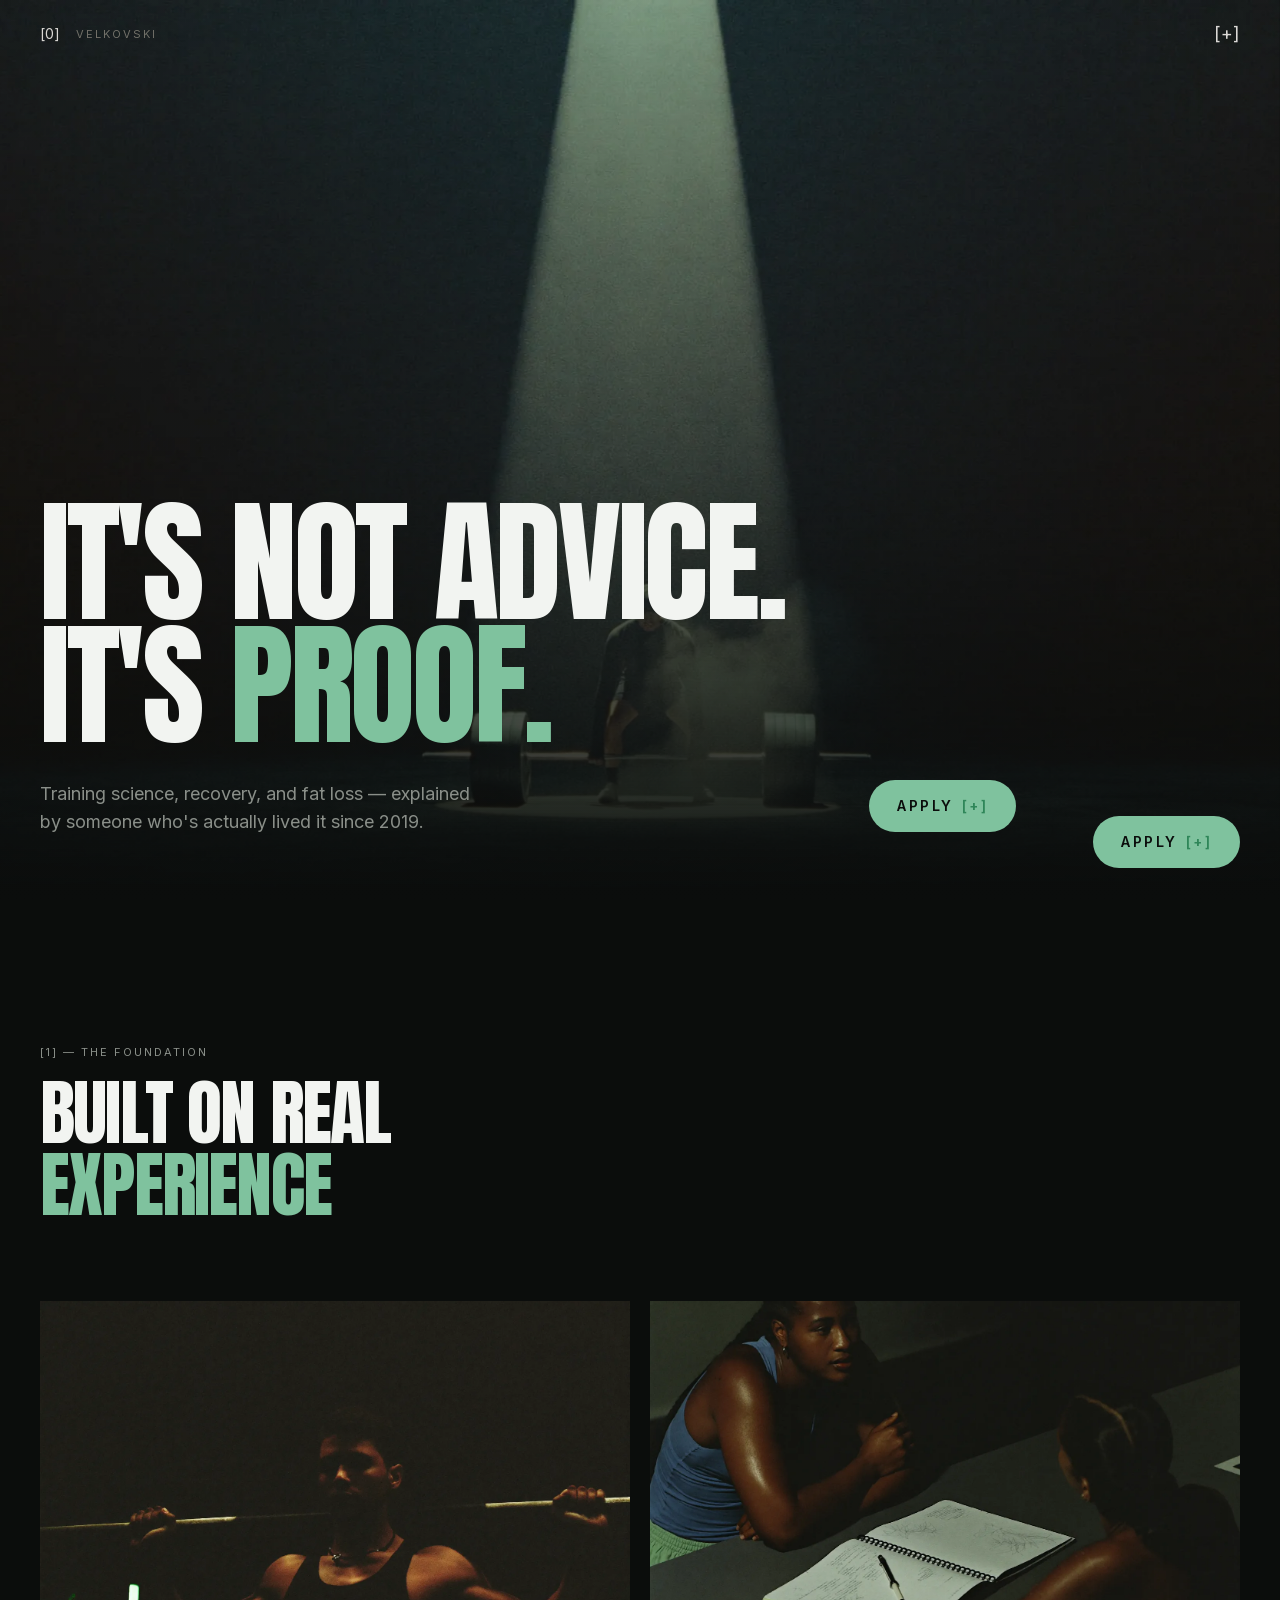
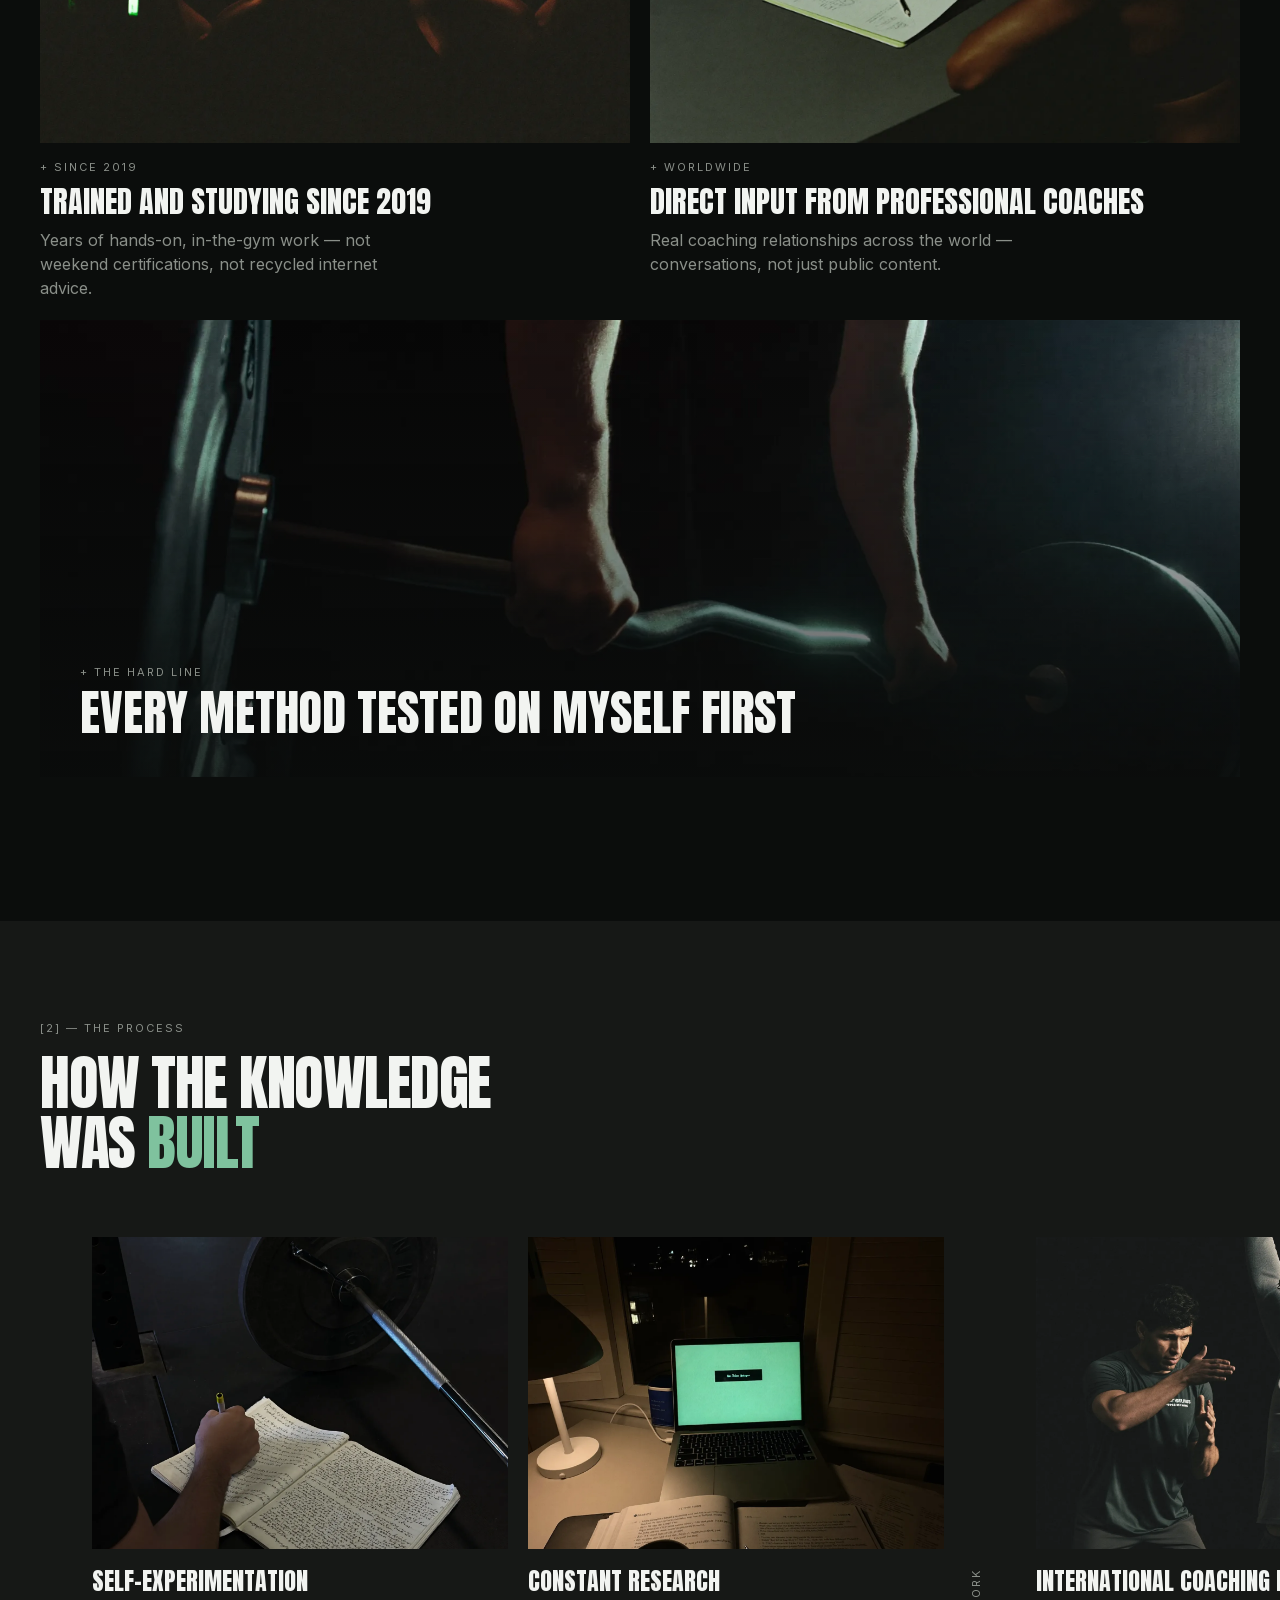
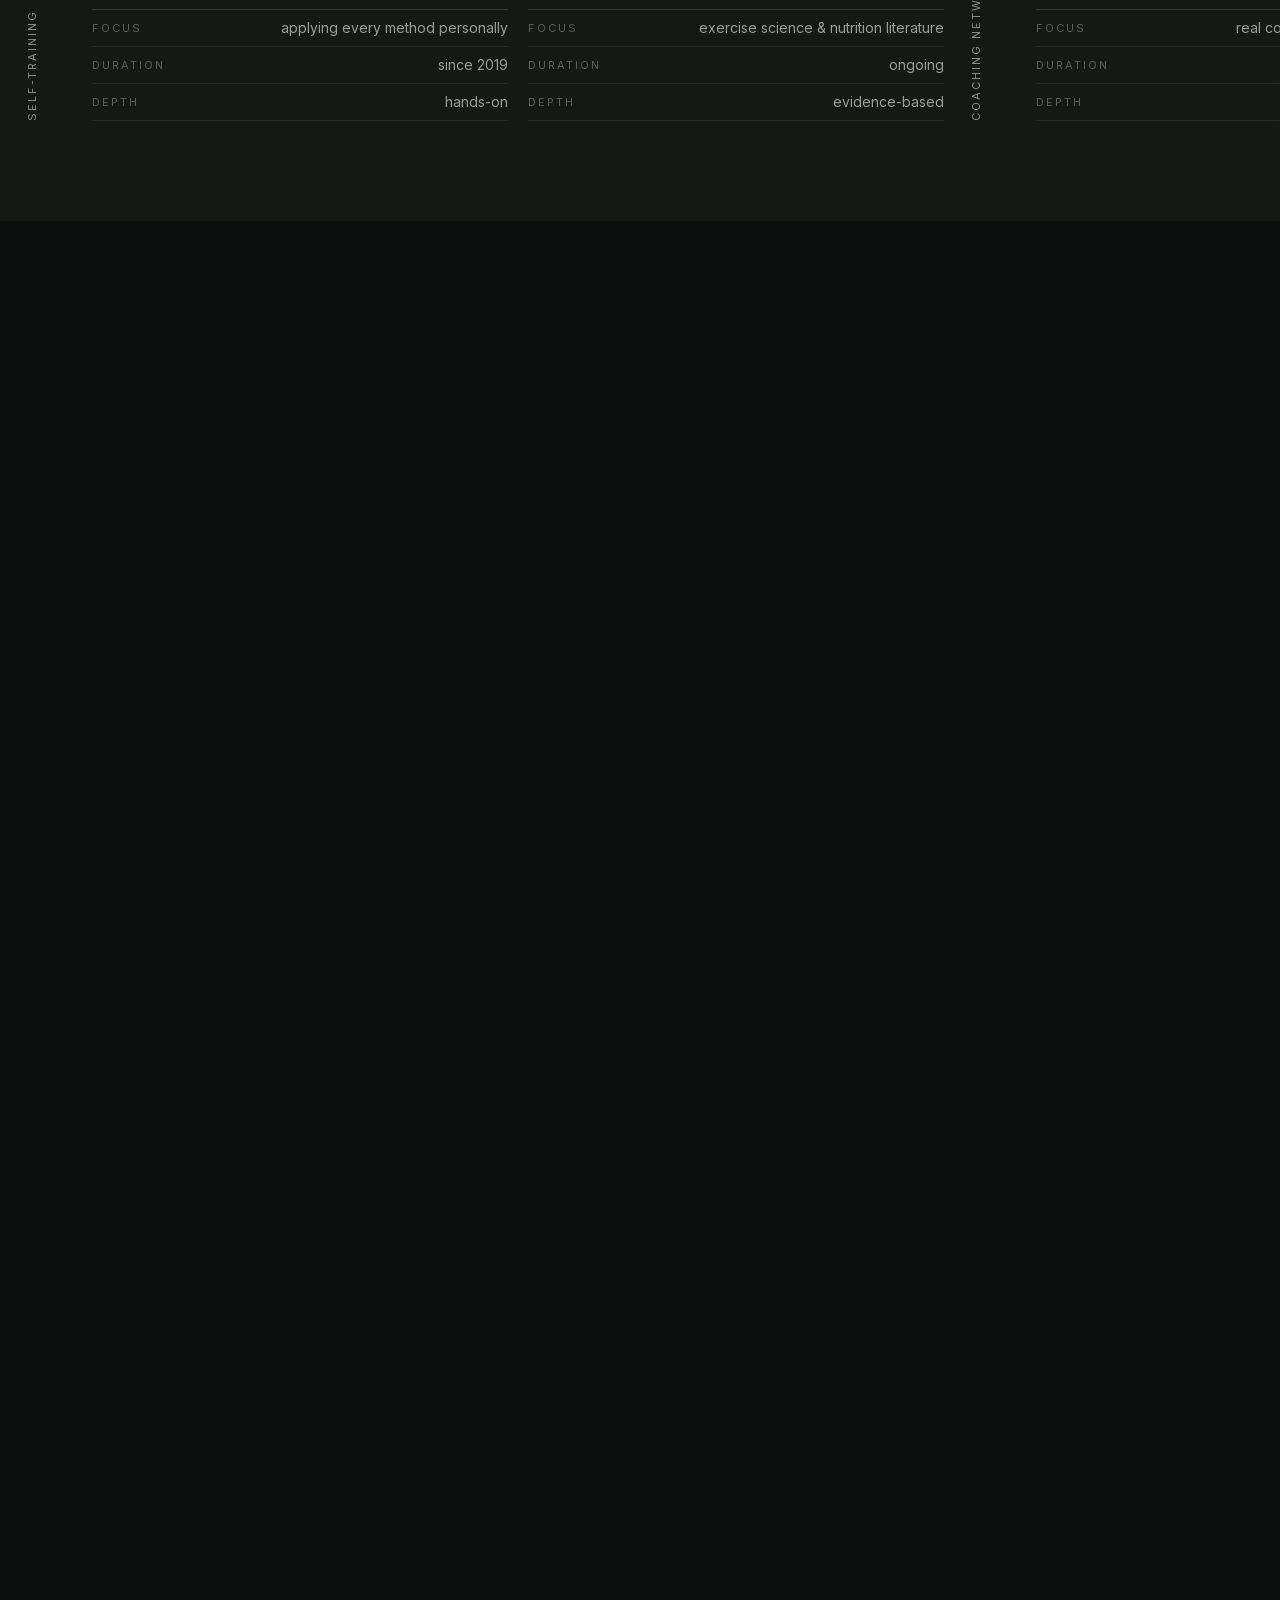
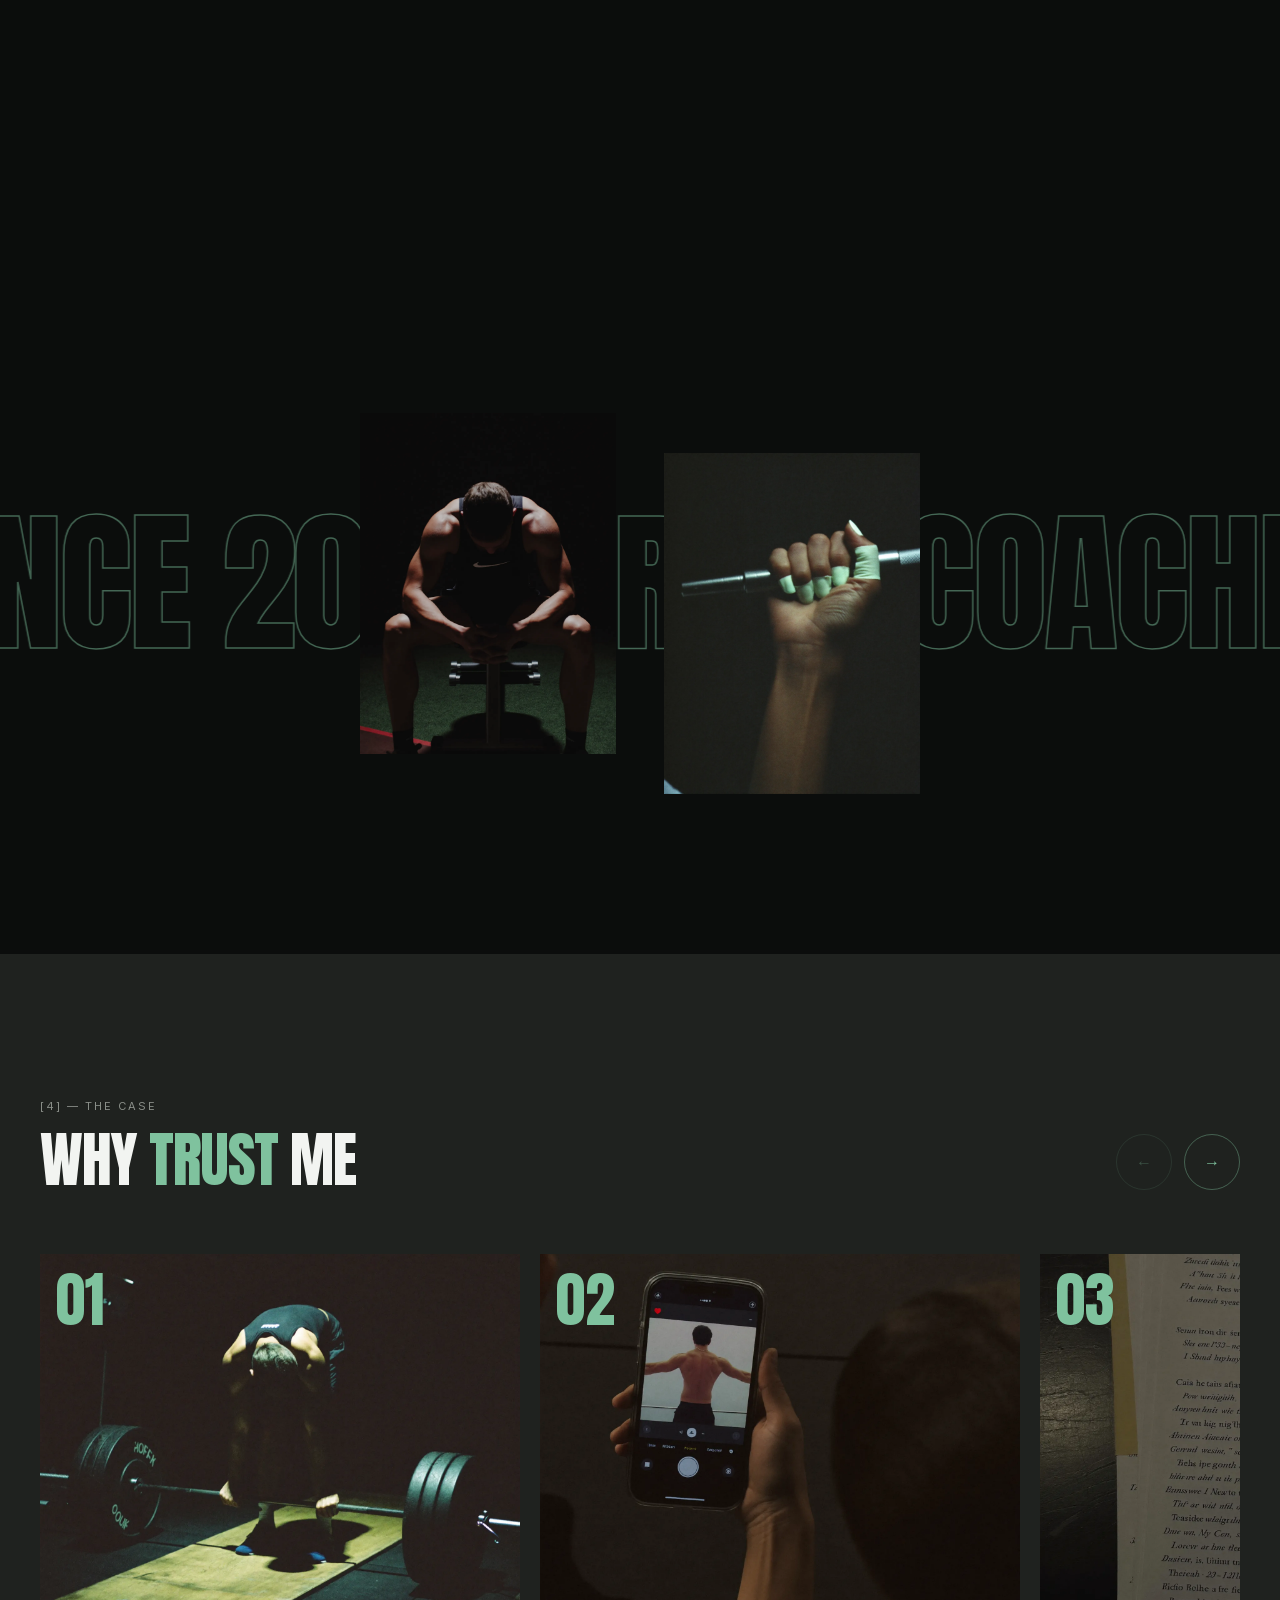
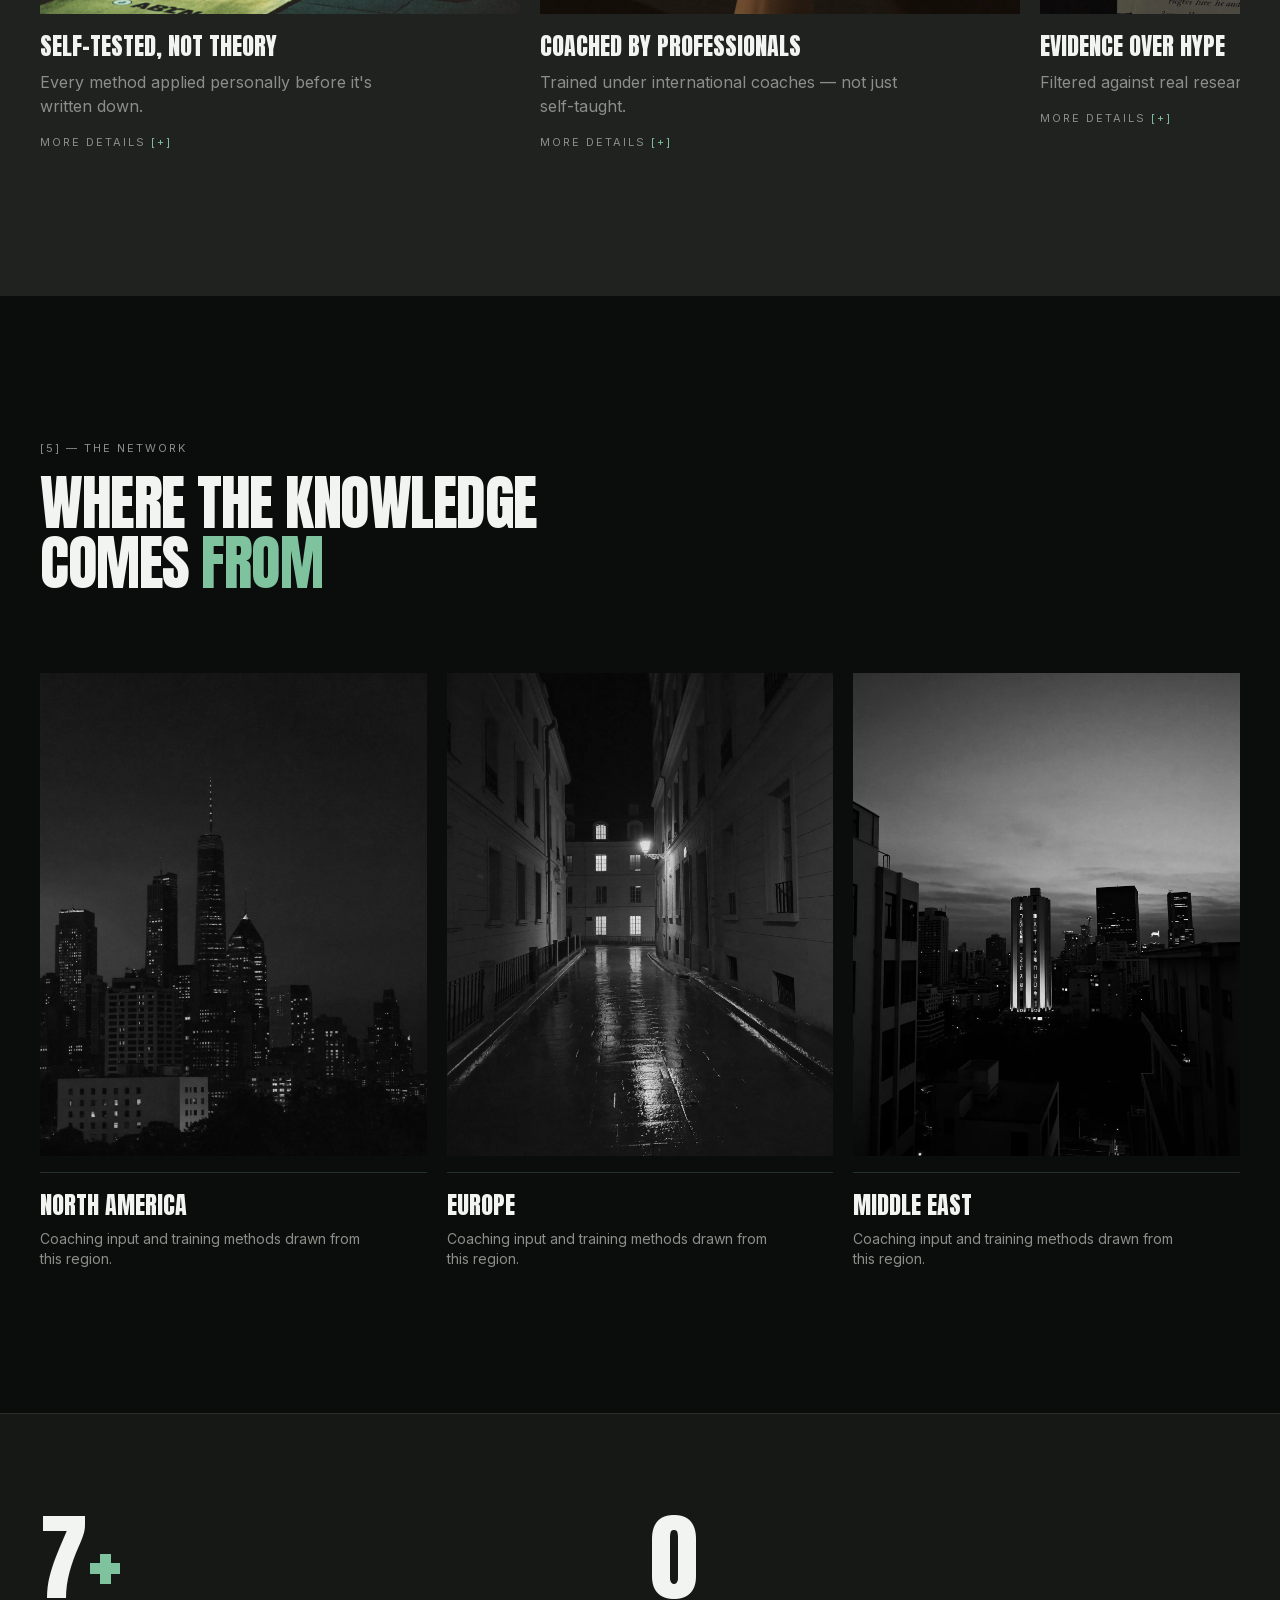
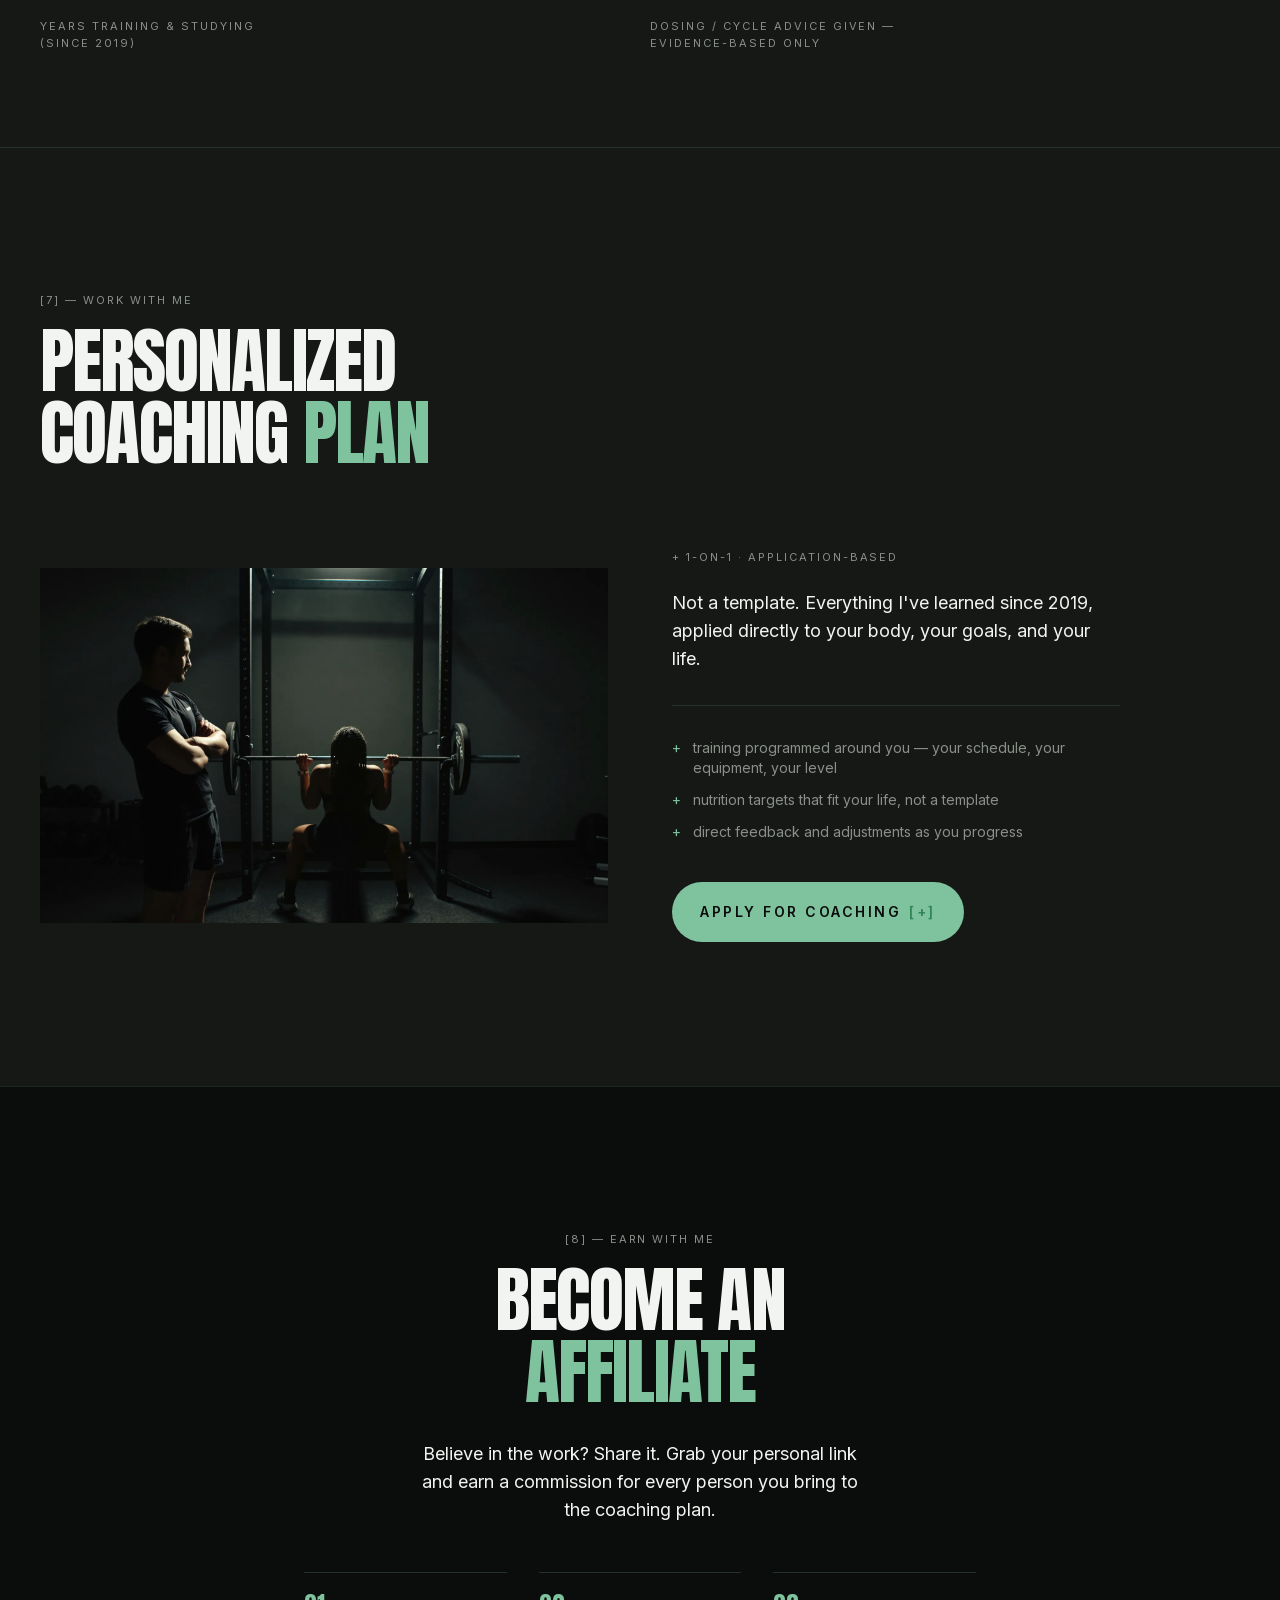
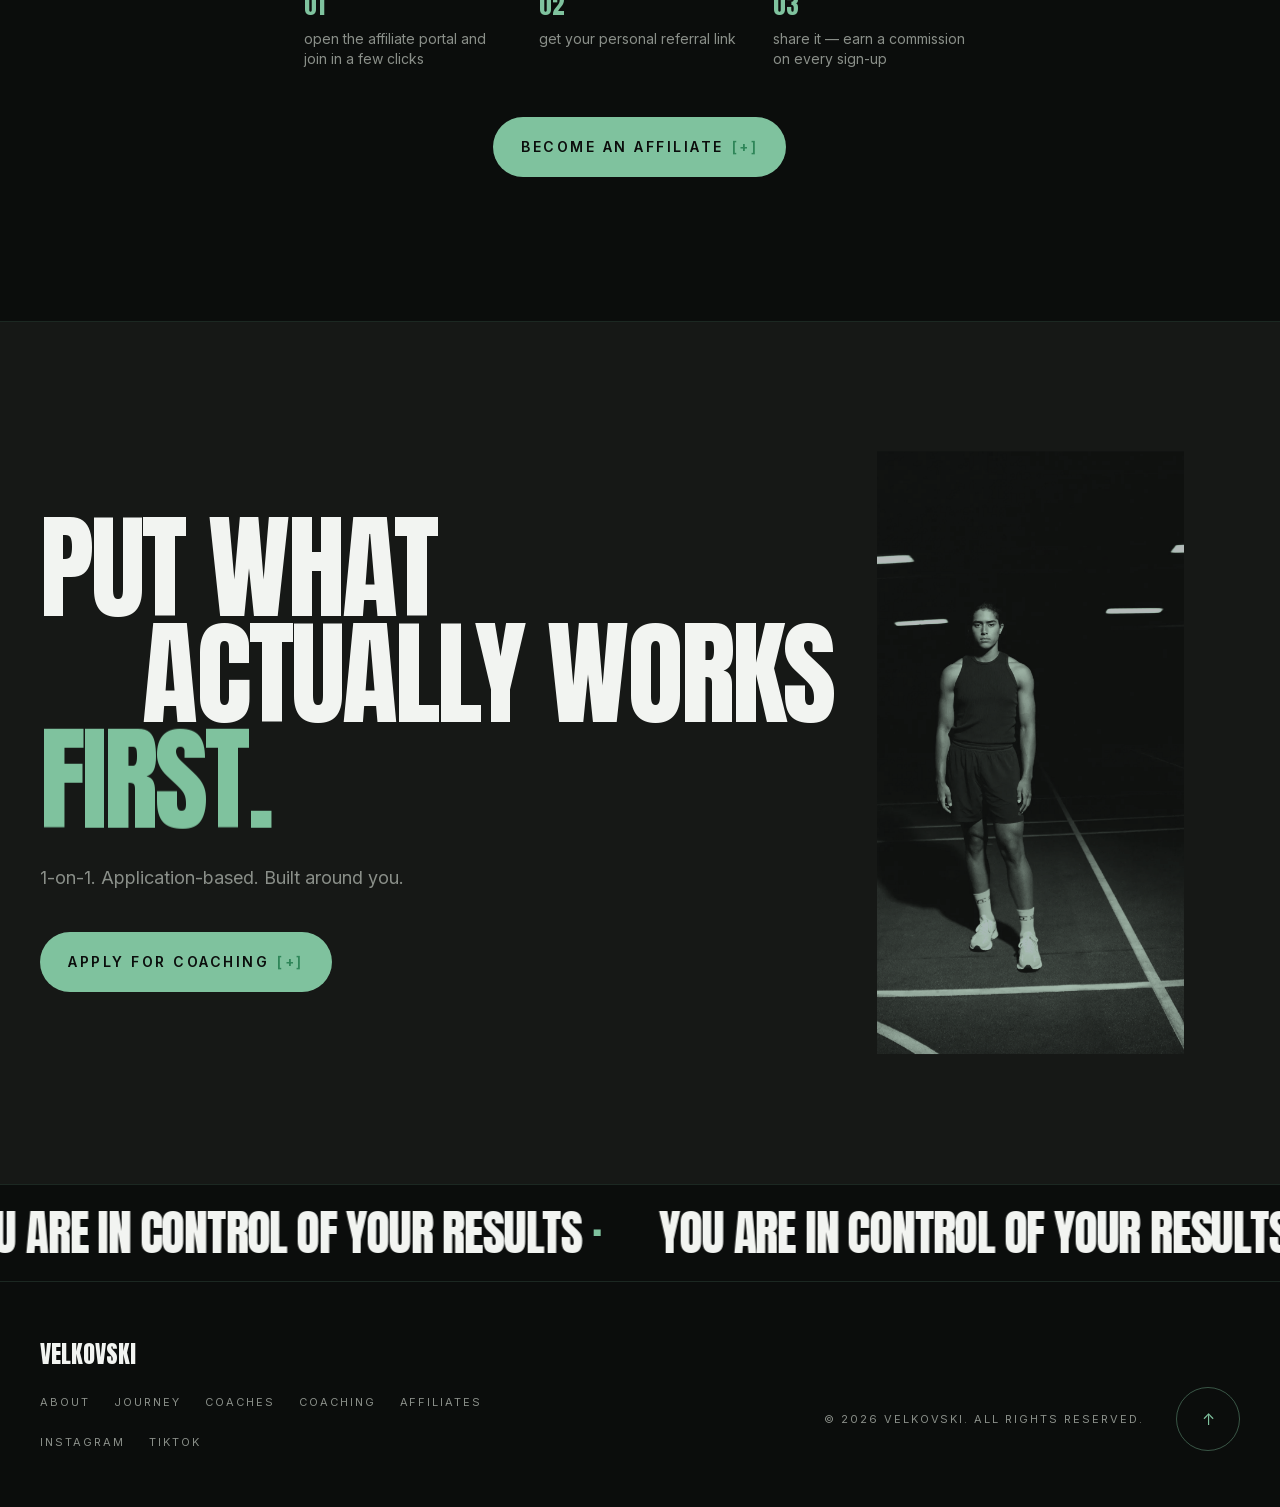
<file: index.html>
<!DOCTYPE html><html lang="en" class="__variable_ec6dc7 __variable_f367f3"><head><meta charSet="utf-8"/><meta name="viewport" content="width=device-width, initial-scale=1"/><link rel="preload" as="image" href="/assets/hero-still.webp"/><link rel="preload" as="image" href="/assets/trio-experience.webp"/><link rel="preload" as="image" href="/assets/trio-coaches.webp"/><link rel="preload" as="image" href="/assets/trio-tested-still.webp"/><link rel="preload" as="image" href="/assets/carousel-self-experimentation.webp"/><link rel="preload" as="image" href="/assets/carousel-research.webp"/><link rel="preload" as="image" href="/assets/carousel-coaching-input.webp"/><link rel="preload" as="image" href="/assets/carousel-cross-checked.webp"/><link rel="preload" as="image" href="/assets/carousel-no-shortcuts.webp"/><link rel="preload" as="image" href="/assets/carousel-no-dosing.webp"/><link rel="stylesheet" href="/_next/static/css/a5ba70473ab76ed6.css" data-precedence="next"/><link rel="preload" as="script" fetchPriority="low" href="/_next/static/chunks/webpack-41ed76f076b231da.js"/><script src="/_next/static/chunks/fd9d1056-87da80e0c187477b.js" async=""></script><script src="/_next/static/chunks/117-54ab7854be5ada76.js" async=""></script><script src="/_next/static/chunks/main-app-b14e1ce9d5b14f08.js" async=""></script><script src="/_next/static/chunks/c15bf2b0-7971b3d333b0cf68.js" async=""></script><script src="/_next/static/chunks/956-b5acc38c50acd3ea.js" async=""></script><script src="/_next/static/chunks/app/page-5ce1bba5984b0df9.js" async=""></script><script src="/_next/static/chunks/app/layout-6d1532ce13aad764.js" async=""></script><link rel="preload" as="image" href="/assets/band-still-1.webp"/><link rel="preload" as="image" href="/assets/band-still-2.webp"/><link rel="preload" as="image" href="/assets/trust-self-tested.webp"/><link rel="preload" as="image" href="/assets/trust-coached.webp"/><link rel="preload" as="image" href="/assets/trust-evidence.webp"/><link rel="preload" as="image" href="/assets/trust-no-shortcuts.webp"/><link rel="preload" as="image" href="/assets/region-north-america.webp"/><link rel="preload" as="image" href="/assets/region-europe.webp"/><link rel="preload" as="image" href="/assets/region-middle-east.webp"/><link rel="preload" as="image" href="/assets/coaching-cover.webp"/><link rel="preload" as="image" href="/assets/cta-portrait.webp"/><title>Velkovski — It&#x27;s Not Advice. It&#x27;s Proof.</title><meta name="description" content="Training science, recovery, and fat loss — explained by someone who&#x27;s actually lived it since 2019. Three evidence-based ebooks, zero shortcuts."/><link rel="icon" href="/favicon.ico" type="image/x-icon" sizes="16x16"/><script src="/_next/static/chunks/polyfills-42372ed130431b0a.js" noModule=""></script></head><body class="bg-ink text-paper font-body"><main><header class="fixed inset-x-0 top-0 z-50 flex items-center justify-between px-5 py-5 md:px-10 mix-blend-difference"><div class="flex items-center gap-4"><span class="font-body text-sm text-paper" aria-label="Current section">[<span class="inline-block min-w-[1ch] text-center">0</span>]</span><span class="label hidden text-paper md:inline">velkovski</span></div><button aria-label="Open menu" aria-expanded="false" class="font-body text-lg text-paper transition-transform duration-300 hover:scale-110">[<!-- -->+<!-- -->]</button></header><div class="fixed bottom-5 right-5 z-50 md:bottom-8 md:right-10"><a href="#coaching" class="inline-flex items-center gap-2 rounded-full bg-mint text-ink font-body font-semibold text-sm uppercase tracking-label px-7 py-4 transition-colors hover:bg-paper will-change-transform ">apply <span class="text-mint-deep">[+]</span></a></div><div class="invisible fixed inset-0 z-40 bg-charcoal opacity-0" style="clip-path:inset(0% 0% 100% 0%)" aria-hidden="true"><div class="flex h-full flex-col justify-between px-5 pb-10 pt-28 md:px-10"><nav class="flex flex-col gap-2"><span class="menu-link reveal-line"><span><button class="display group flex items-baseline gap-4 text-left text-5xl text-paper transition-colors hover:text-mint md:text-8xl"><span class="font-body text-sm text-muted">0<!-- -->1</span>about</button></span></span><span class="menu-link reveal-line"><span><button class="display group flex items-baseline gap-4 text-left text-5xl text-paper transition-colors hover:text-mint md:text-8xl"><span class="font-body text-sm text-muted">0<!-- -->2</span>journey</button></span></span><span class="menu-link reveal-line"><span><button class="display group flex items-baseline gap-4 text-left text-5xl text-paper transition-colors hover:text-mint md:text-8xl"><span class="font-body text-sm text-muted">0<!-- -->3</span>coaches</button></span></span><span class="menu-link reveal-line"><span><button class="display group flex items-baseline gap-4 text-left text-5xl text-paper transition-colors hover:text-mint md:text-8xl"><span class="font-body text-sm text-muted">0<!-- -->4</span>coaching</button></span></span><span class="menu-link reveal-line"><span><button class="display group flex items-baseline gap-4 text-left text-5xl text-paper transition-colors hover:text-mint md:text-8xl"><span class="font-body text-sm text-muted">0<!-- -->5</span>affiliates</button></span></span></nav><div class="flex items-end justify-between"><p class="menu-meta label max-w-xs">Training science, recovery and fat loss — lived, tested, written down.</p><p class="menu-meta label text-mint">since 2019</p></div></div></div><section id="about" data-section-index="0" class="relative flex h-[100svh] items-end overflow-hidden"><div class="hero-media absolute inset-0 overflow-hidden"><img src="/assets/hero-still.webp" alt="" class="h-full w-full object-cover kenburns"/><div class="absolute inset-0 bg-gradient-to-t from-ink via-ink/40 to-ink/20"></div></div><div class="relative z-10 w-full px-5 pb-24 md:px-10 md:pb-16"><h1 class="display text-[17vw] leading-[0.9] md:text-[10.5vw]"><span class="hero-line reveal-line"><span>It&#x27;s not advice.</span></span><span class="hero-line reveal-line"><span>It&#x27;s <span class="text-mint">proof.</span></span></span></h1><div class="hero-sub mt-8 flex flex-col gap-6 md:flex-row md:items-end md:justify-between"><p class="max-w-md text-base text-muted md:text-lg">Training science, recovery, and fat loss — explained by someone who&#x27;s actually lived it since 2019.</p><div class="hero-in mb-1 md:mr-56"><a href="#coaching" class="inline-flex items-center gap-2 rounded-full bg-mint text-ink font-body font-semibold text-sm uppercase tracking-label px-7 py-4 transition-colors hover:bg-paper will-change-transform ">apply <span class="text-mint-deep">[+]</span></a></div></div></div></section><section id="journey" data-section-index="1" class="bg-ink px-5 py-24 md:px-10 md:py-36"><div data-reveal="lines" class="mb-14 md:mb-20"><p class="label mb-4">[1] — the foundation</p><h2 class="display text-5xl md:text-7xl"><span class="reveal-line"><span>Built on real</span></span><span class="reveal-line"><span class="text-mint">experience</span></span></h2></div><div class="grid gap-5 md:grid-cols-2"><article data-reveal="scale" class="group"><div class="aspect-[4/5] overflow-hidden md:aspect-[4/3]"><img src="/assets/trio-experience.webp" alt="" class="h-full w-full object-cover transition-transform duration-700 group-hover:scale-105"/></div><p class="label mt-4 text-mint">+ since 2019</p><h3 class="mt-2 font-display text-2xl uppercase md:text-3xl">Trained and studying since 2019</h3><p class="mt-2 max-w-sm text-muted">Years of hands-on, in-the-gym work — not weekend certifications, not recycled internet advice.</p></article><article data-reveal="scale" class="group"><div class="aspect-[4/5] overflow-hidden md:aspect-[4/3]"><img src="/assets/trio-coaches.webp" alt="" class="h-full w-full object-cover transition-transform duration-700 group-hover:scale-105"/></div><p class="label mt-4 text-mint">+ worldwide</p><h3 class="mt-2 font-display text-2xl uppercase md:text-3xl">Direct input from professional coaches</h3><p class="mt-2 max-w-sm text-muted">Real coaching relationships across the world — conversations, not just public content.</p></article><article data-reveal="scale" class="group md:col-span-2"><div class="relative aspect-video overflow-hidden md:aspect-[21/8]"><img src="/assets/trio-tested-still.webp" alt="" class="h-full w-full object-cover kenburns"/><div class="absolute inset-0 bg-gradient-to-t from-ink/80 to-transparent"></div><div class="absolute bottom-0 left-0 p-6 md:p-10"><p class="label text-mint">+ the hard line</p><h3 class="mt-2 font-display text-3xl uppercase md:text-5xl">Every method tested on myself first</h3></div></div></article></div></section><section id="knowledge" data-section-index="2" class="overflow-hidden bg-charcoal py-24 md:py-0"><div class="md:flex md:h-screen md:flex-col md:justify-center"><div data-reveal="lines" class="px-5 md:px-10"><p class="label mb-4">[2] — the process</p><h2 class="display text-4xl md:text-6xl"><span class="reveal-line"><span>How the knowledge</span></span><span class="reveal-line"><span>was <span class="text-mint">built</span></span></span></h2></div><div class="no-scrollbar mt-12 flex w-full snap-x snap-mandatory gap-10 overflow-x-auto px-5 md:mt-16 md:w-max md:snap-none md:overflow-visible md:px-10"><div class="flex shrink-0 gap-5"><div class="flex w-8 shrink-0 items-end"><p class="label origin-bottom-left -rotate-90 whitespace-nowrap text-mint">self-training</p></div><article class="group w-[75vw] shrink-0 snap-start md:w-[26rem]"><div class="aspect-[3/4] overflow-hidden md:aspect-[4/3]"><img src="/assets/carousel-self-experimentation.webp" alt="" class="h-full w-full object-cover transition-transform duration-700 group-hover:scale-105"/></div><h3 class="mt-4 font-display text-xl uppercase md:text-2xl">Self-experimentation</h3><dl class="mt-3 border-t border-mint/20 text-sm"><div class="flex justify-between gap-6 border-b border-mint/20 py-2 opacity-60 transition-opacity duration-300 group-hover:opacity-100"><dt class="label">focus</dt><dd class="text-right text-paper">applying every method personally</dd></div><div class="flex justify-between gap-6 border-b border-mint/20 py-2 opacity-60 transition-opacity duration-300 group-hover:opacity-100"><dt class="label">duration</dt><dd class="text-right text-paper">since 2019</dd></div><div class="flex justify-between gap-6 border-b border-mint/20 py-2 opacity-60 transition-opacity duration-300 group-hover:opacity-100"><dt class="label">depth</dt><dd class="text-right text-paper">hands-on</dd></div></dl></article><article class="group w-[75vw] shrink-0 snap-start md:w-[26rem]"><div class="aspect-[3/4] overflow-hidden md:aspect-[4/3]"><img src="/assets/carousel-research.webp" alt="" class="h-full w-full object-cover transition-transform duration-700 group-hover:scale-105"/></div><h3 class="mt-4 font-display text-xl uppercase md:text-2xl">Constant research</h3><dl class="mt-3 border-t border-mint/20 text-sm"><div class="flex justify-between gap-6 border-b border-mint/20 py-2 opacity-60 transition-opacity duration-300 group-hover:opacity-100"><dt class="label">focus</dt><dd class="text-right text-paper">exercise science &amp; nutrition literature</dd></div><div class="flex justify-between gap-6 border-b border-mint/20 py-2 opacity-60 transition-opacity duration-300 group-hover:opacity-100"><dt class="label">duration</dt><dd class="text-right text-paper">ongoing</dd></div><div class="flex justify-between gap-6 border-b border-mint/20 py-2 opacity-60 transition-opacity duration-300 group-hover:opacity-100"><dt class="label">depth</dt><dd class="text-right text-paper">evidence-based</dd></div></dl></article></div><div class="flex shrink-0 gap-5"><div class="flex w-8 shrink-0 items-end"><p class="label origin-bottom-left -rotate-90 whitespace-nowrap text-mint">coaching network</p></div><article class="group w-[75vw] shrink-0 snap-start md:w-[26rem]"><div class="aspect-[3/4] overflow-hidden md:aspect-[4/3]"><img src="/assets/carousel-coaching-input.webp" alt="" class="h-full w-full object-cover transition-transform duration-700 group-hover:scale-105"/></div><h3 class="mt-4 font-display text-xl uppercase md:text-2xl">International coaching input</h3><dl class="mt-3 border-t border-mint/20 text-sm"><div class="flex justify-between gap-6 border-b border-mint/20 py-2 opacity-60 transition-opacity duration-300 group-hover:opacity-100"><dt class="label">focus</dt><dd class="text-right text-paper">real conversations, real coaches</dd></div><div class="flex justify-between gap-6 border-b border-mint/20 py-2 opacity-60 transition-opacity duration-300 group-hover:opacity-100"><dt class="label">duration</dt><dd class="text-right text-paper">multi-year</dd></div><div class="flex justify-between gap-6 border-b border-mint/20 py-2 opacity-60 transition-opacity duration-300 group-hover:opacity-100"><dt class="label">depth</dt><dd class="text-right text-paper">direct</dd></div></dl></article><article class="group w-[75vw] shrink-0 snap-start md:w-[26rem]"><div class="aspect-[3/4] overflow-hidden md:aspect-[4/3]"><img src="/assets/carousel-cross-checked.webp" alt="" class="h-full w-full object-cover transition-transform duration-700 group-hover:scale-105"/></div><h3 class="mt-4 font-display text-xl uppercase md:text-2xl">Cross-checked methods</h3><dl class="mt-3 border-t border-mint/20 text-sm"><div class="flex justify-between gap-6 border-b border-mint/20 py-2 opacity-60 transition-opacity duration-300 group-hover:opacity-100"><dt class="label">focus</dt><dd class="text-right text-paper">validating against multiple sources</dd></div><div class="flex justify-between gap-6 border-b border-mint/20 py-2 opacity-60 transition-opacity duration-300 group-hover:opacity-100"><dt class="label">duration</dt><dd class="text-right text-paper">ongoing</dd></div><div class="flex justify-between gap-6 border-b border-mint/20 py-2 opacity-60 transition-opacity duration-300 group-hover:opacity-100"><dt class="label">depth</dt><dd class="text-right text-paper">rigorous</dd></div></dl></article></div><div class="flex shrink-0 gap-5"><div class="flex w-8 shrink-0 items-end"><p class="label origin-bottom-left -rotate-90 whitespace-nowrap text-mint">standards</p></div><article class="group w-[75vw] shrink-0 snap-start md:w-[26rem]"><div class="aspect-[3/4] overflow-hidden md:aspect-[4/3]"><img src="/assets/carousel-no-shortcuts.webp" alt="" class="h-full w-full object-cover transition-transform duration-700 group-hover:scale-105"/></div><h3 class="mt-4 font-display text-xl uppercase md:text-2xl">No shortcuts sold</h3><dl class="mt-3 border-t border-mint/20 text-sm"><div class="flex justify-between gap-6 border-b border-mint/20 py-2 opacity-60 transition-opacity duration-300 group-hover:opacity-100"><dt class="label">focus</dt><dd class="text-right text-paper">sustainable methods only</dd></div><div class="flex justify-between gap-6 border-b border-mint/20 py-2 opacity-60 transition-opacity duration-300 group-hover:opacity-100"><dt class="label">duration</dt><dd class="text-right text-paper">always</dd></div><div class="flex justify-between gap-6 border-b border-mint/20 py-2 opacity-60 transition-opacity duration-300 group-hover:opacity-100"><dt class="label">depth</dt><dd class="text-right text-paper">non-negotiable</dd></div></dl></article><article class="group w-[75vw] shrink-0 snap-start md:w-[26rem]"><div class="aspect-[3/4] overflow-hidden md:aspect-[4/3]"><img src="/assets/carousel-no-dosing.webp" alt="" class="h-full w-full object-cover transition-transform duration-700 group-hover:scale-105"/></div><h3 class="mt-4 font-display text-xl uppercase md:text-2xl">No dosing advice</h3><dl class="mt-3 border-t border-mint/20 text-sm"><div class="flex justify-between gap-6 border-b border-mint/20 py-2 opacity-60 transition-opacity duration-300 group-hover:opacity-100"><dt class="label">focus</dt><dd class="text-right text-paper">evidence-based, not compound-pushing</dd></div><div class="flex justify-between gap-6 border-b border-mint/20 py-2 opacity-60 transition-opacity duration-300 group-hover:opacity-100"><dt class="label">duration</dt><dd class="text-right text-paper">always</dd></div><div class="flex justify-between gap-6 border-b border-mint/20 py-2 opacity-60 transition-opacity duration-300 group-hover:opacity-100"><dt class="label">depth</dt><dd class="text-right text-paper">a hard line</dd></div></dl></article></div></div></div></section><section data-section-index="3" class="relative overflow-hidden bg-ink py-28 md:py-40"><div class="absolute inset-0 flex flex-col justify-center"><div class="overflow-hidden "><div class="flex w-max will-change-transform"><div class="flex shrink-0 items-center"><span class="display text-stroke-mint mx-8 whitespace-nowrap text-[18vw] opacity-50 md:text-[12vw]">since 2019<!-- --> ·</span><span class="display text-stroke-mint mx-8 whitespace-nowrap text-[18vw] opacity-50 md:text-[12vw]">real coaches<!-- --> ·</span><span class="display text-stroke-mint mx-8 whitespace-nowrap text-[18vw] opacity-50 md:text-[12vw]">real results<!-- --> ·</span></div><div class="flex shrink-0 items-center" aria-hidden="true"><span class="display text-stroke-mint mx-8 whitespace-nowrap text-[18vw] opacity-50 md:text-[12vw]">since 2019<!-- --> ·</span><span class="display text-stroke-mint mx-8 whitespace-nowrap text-[18vw] opacity-50 md:text-[12vw]">real coaches<!-- --> ·</span><span class="display text-stroke-mint mx-8 whitespace-nowrap text-[18vw] opacity-50 md:text-[12vw]">real results<!-- --> ·</span></div></div></div></div><div class="relative z-10 flex items-center justify-center gap-6 px-5 md:gap-12"><div data-reveal="scale" class="aspect-[3/4] w-40 md:w-64"><img src="/assets/band-still-1.webp" alt="" class="h-full w-full object-cover "/></div><div data-reveal="scale" class="mt-20 aspect-[3/4] w-40 md:w-64"><img src="/assets/band-still-2.webp" alt="" class="h-full w-full object-cover "/></div></div></section><section data-section-index="4" class="bg-charcoal-2 px-5 py-24 md:px-10 md:py-36"><div class="mb-12 flex items-end justify-between md:mb-16"><div data-reveal="lines"><p class="label mb-4">[4] — the case</p><h2 class="display text-4xl md:text-6xl"><span class="reveal-line"><span>Why <span class="text-mint">trust</span> me</span></span></h2></div><div data-reveal="fade" class="hidden gap-3 md:flex"><button disabled="" aria-label="Previous card" class="flex h-14 w-14 items-center justify-center rounded-full border border-mint/40 text-mint transition-all hover:bg-mint hover:text-ink disabled:opacity-30 disabled:hover:bg-transparent disabled:hover:text-mint">←</button><button aria-label="Next card" class="flex h-14 w-14 items-center justify-center rounded-full border border-mint/40 text-mint transition-all hover:bg-mint hover:text-ink disabled:opacity-30 disabled:hover:bg-transparent disabled:hover:text-mint">→</button></div></div><div data-reveal="scale" class="no-scrollbar flex snap-x snap-mandatory gap-5 overflow-x-auto scroll-smooth"><article class="group w-[82vw] shrink-0 snap-start md:w-[30rem]"><div class="relative aspect-[4/5] overflow-hidden md:aspect-[4/3]"><img src="/assets/trust-self-tested.webp" alt="" class="h-full w-full object-cover transition-transform duration-700 group-hover:scale-105"/><span class="absolute left-4 top-4 font-display text-5xl text-mint md:text-6xl">01</span></div><h3 class="mt-4 font-display text-2xl uppercase">Self-tested, not theory</h3><p class="mt-2 max-w-sm text-muted">Every method applied personally before it&#x27;s written down.</p><a href="#journey" class="label mt-4 inline-block text-paper transition-colors hover:text-mint">more details <span class="text-mint">[+]</span></a></article><article class="group w-[82vw] shrink-0 snap-start md:w-[30rem]"><div class="relative aspect-[4/5] overflow-hidden md:aspect-[4/3]"><img src="/assets/trust-coached.webp" alt="" class="h-full w-full object-cover transition-transform duration-700 group-hover:scale-105"/><span class="absolute left-4 top-4 font-display text-5xl text-mint md:text-6xl">02</span></div><h3 class="mt-4 font-display text-2xl uppercase">Coached by professionals</h3><p class="mt-2 max-w-sm text-muted">Trained under international coaches — not just self-taught.</p><a href="#knowledge" class="label mt-4 inline-block text-paper transition-colors hover:text-mint">more details <span class="text-mint">[+]</span></a></article><article class="group w-[82vw] shrink-0 snap-start md:w-[30rem]"><div class="relative aspect-[4/5] overflow-hidden md:aspect-[4/3]"><img src="/assets/trust-evidence.webp" alt="" class="h-full w-full object-cover transition-transform duration-700 group-hover:scale-105"/><span class="absolute left-4 top-4 font-display text-5xl text-mint md:text-6xl">03</span></div><h3 class="mt-4 font-display text-2xl uppercase">Evidence over hype</h3><p class="mt-2 max-w-sm text-muted">Filtered against real research, not trends.</p><a href="#knowledge" class="label mt-4 inline-block text-paper transition-colors hover:text-mint">more details <span class="text-mint">[+]</span></a></article><article class="group w-[82vw] shrink-0 snap-start md:w-[30rem]"><div class="relative aspect-[4/5] overflow-hidden md:aspect-[4/3]"><img src="/assets/trust-no-shortcuts.webp" alt="" class="h-full w-full object-cover transition-transform duration-700 group-hover:scale-105"/><span class="absolute left-4 top-4 font-display text-5xl text-mint md:text-6xl">04</span></div><h3 class="mt-4 font-display text-2xl uppercase">No shortcuts sold</h3><p class="mt-2 max-w-sm text-muted">No dosing advice, no miracle products — ever.</p><a href="#journey" class="label mt-4 inline-block text-paper transition-colors hover:text-mint">more details <span class="text-mint">[+]</span></a></article></div></section><section id="coaches" data-section-index="5" class="bg-ink px-5 py-24 md:px-10 md:py-36"><div data-reveal="lines" class="mb-14 md:mb-20"><p class="label mb-4">[5] — the network</p><h2 class="display text-4xl md:text-6xl"><span class="reveal-line"><span>Where the knowledge</span></span><span class="reveal-line"><span>comes <span class="text-mint">from</span></span></span></h2></div><div class="grid gap-5 md:grid-cols-3"><article data-reveal="scale" class="group"><div class="aspect-[4/5] overflow-hidden"><img src="/assets/region-north-america.webp" alt="" class="h-full w-full object-cover grayscale transition-all duration-700 group-hover:scale-105 group-hover:grayscale-0"/></div><div class="mt-4 border-t border-mint/20 pt-4"><h3 class="font-display text-2xl uppercase">North America</h3><p class="mt-2 max-w-xs text-sm text-muted">Coaching input and training methods drawn from this region.</p></div></article><article data-reveal="scale" class="group"><div class="aspect-[4/5] overflow-hidden"><img src="/assets/region-europe.webp" alt="" class="h-full w-full object-cover grayscale transition-all duration-700 group-hover:scale-105 group-hover:grayscale-0"/></div><div class="mt-4 border-t border-mint/20 pt-4"><h3 class="font-display text-2xl uppercase">Europe</h3><p class="mt-2 max-w-xs text-sm text-muted">Coaching input and training methods drawn from this region.</p></div></article><article data-reveal="scale" class="group"><div class="aspect-[4/5] overflow-hidden"><img src="/assets/region-middle-east.webp" alt="" class="h-full w-full object-cover grayscale transition-all duration-700 group-hover:scale-105 group-hover:grayscale-0"/></div><div class="mt-4 border-t border-mint/20 pt-4"><h3 class="font-display text-2xl uppercase">Middle East</h3><p class="mt-2 max-w-xs text-sm text-muted">Coaching input and training methods drawn from this region.</p></div></article></div></section><section data-section-index="6" class="border-y border-mint/15 bg-charcoal px-5 py-16 md:px-10 md:py-24"><div class="grid gap-10 md:grid-cols-2 md:gap-5"><div><p class="font-display text-7xl text-paper md:text-8xl"><span data-count="7">0</span><span class="text-mint">+</span></p><p class="label mt-3 max-w-[16rem]">years training &amp; studying (since 2019)</p></div><div><p class="font-display text-7xl text-paper md:text-8xl"><span data-count="0">0</span><span class="text-mint"></span></p><p class="label mt-3 max-w-[16rem]">dosing / cycle advice given — evidence-based only</p></div></div></section><section id="coaching" data-section-index="7" class="bg-charcoal px-5 py-24 md:px-10 md:py-36"><div data-reveal="lines" class="mb-14 md:mb-20"><p class="label mb-4">[7] — work with me</p><h2 class="display text-5xl md:text-7xl"><span class="reveal-line"><span>Personalized</span></span><span class="reveal-line"><span>coaching <span class="text-mint">plan</span></span></span></h2></div><div class="grid items-center gap-10 md:grid-cols-2 md:gap-16"><div data-reveal="scale" class="group order-2 md:order-1"><div class="aspect-[4/3] overflow-hidden md:aspect-[16/10]"><img src="/assets/coaching-cover.webp" alt="" class="h-full w-full object-cover transition-transform duration-700 group-hover:scale-105"/></div></div><div class="order-1 md:order-2"><p data-reveal="fade" class="label mb-6 text-mint">+ 1-on-1 · application-based</p><p data-reveal="fade" class="max-w-md text-lg text-paper">Not a template. Everything I&#x27;ve learned since 2019, applied directly to your body, your goals, and your life.</p><ul data-reveal="fade" class="mt-8 max-w-md space-y-3 border-t border-mint/15 pt-8"><li class="flex gap-3 text-sm text-muted"><span class="text-mint">+</span>training programmed around you — your schedule, your equipment, your level</li><li class="flex gap-3 text-sm text-muted"><span class="text-mint">+</span>nutrition targets that fit your life, not a template</li><li class="flex gap-3 text-sm text-muted"><span class="text-mint">+</span>direct feedback and adjustments as you progress</li></ul><div data-reveal="fade" class="mt-10"><a href="https://whop.com/the-aesthetics-era/personalized-coaching-plan/" class="inline-flex items-center gap-2 rounded-full bg-mint text-ink font-body font-semibold text-sm uppercase tracking-label px-7 py-4 transition-colors hover:bg-paper will-change-transform px-10 py-5 text-base" target="_blank" rel="noopener noreferrer">apply for coaching <span class="text-mint-deep">[+]</span></a></div></div></div></section><section id="affiliates" data-section-index="8" class="border-y border-mint/15 bg-ink px-5 py-24 md:px-10 md:py-36"><div class="mx-auto max-w-3xl text-center"><div data-reveal="lines"><p class="label mb-4">[8] — earn with me</p><h2 class="display text-5xl md:text-7xl"><span class="reveal-line"><span>Become an</span></span><span class="reveal-line"><span class="text-mint">affiliate</span></span></h2></div><p data-reveal="fade" class="mx-auto mt-8 max-w-md text-lg text-paper">Believe in the work? Share it. Grab your personal link and earn a commission for every person you bring to the coaching plan.</p><div data-reveal="fade" class="mx-auto mt-12 grid max-w-2xl gap-8 text-left md:grid-cols-3"><div class="border-t border-mint/20 pt-4"><p class="font-display text-2xl text-mint">01</p><p class="mt-2 text-sm text-muted">open the affiliate portal and join in a few clicks</p></div><div class="border-t border-mint/20 pt-4"><p class="font-display text-2xl text-mint">02</p><p class="mt-2 text-sm text-muted">get your personal referral link</p></div><div class="border-t border-mint/20 pt-4"><p class="font-display text-2xl text-mint">03</p><p class="mt-2 text-sm text-muted">share it — earn a commission on every sign-up</p></div></div><div data-reveal="fade" class="mt-12"><a href="https://whop.com/the-aesthetics-era/affiliates" class="inline-flex items-center gap-2 rounded-full bg-mint text-ink font-body font-semibold text-sm uppercase tracking-label px-7 py-4 transition-colors hover:bg-paper will-change-transform px-10 py-5 text-base" target="_blank" rel="noopener noreferrer">become an affiliate <span class="text-mint-deep">[+]</span></a></div></div></section><section data-section-index="9" class="relative overflow-hidden bg-charcoal px-5 py-32 md:px-10 md:py-48"><div class="cta-image absolute right-5 top-1/2 h-[70%] w-[60vw] -translate-y-1/2 opacity-70 md:right-24 md:w-[24vw]"><div class="h-full w-full overflow-hidden"><img src="/assets/cta-portrait.webp" alt="" class="h-full w-full object-cover [filter:grayscale(1)_sepia(0.4)_hue-rotate(90deg)_saturate(0.9)]"/></div></div><div class="cta-headline relative z-10" data-reveal="lines"><h2 class="display text-[15vw] md:text-[9vw]"><span class="reveal-line"><span>Put what</span></span><span class="reveal-line"><span class="md:pl-[8vw]">actually works</span></span><span class="reveal-line"><span class="text-mint">first.</span></span></h2><p data-reveal="fade" class="mt-8 max-w-sm text-muted md:text-lg">1-on-1. Application-based. Built around you.</p><div data-reveal="fade" class="mt-10"><a href="#coaching" class="inline-flex items-center gap-2 rounded-full bg-mint text-ink font-body font-semibold text-sm uppercase tracking-label px-7 py-4 transition-colors hover:bg-paper will-change-transform px-10 py-5 text-base">apply for coaching <span class="text-mint-deep">[+]</span></a></div></div></section><footer class="bg-ink"><div class="overflow-hidden border-y border-mint/15 py-6"><div class="flex w-max will-change-transform"><div class="flex shrink-0 items-center"><span class="display mx-6 whitespace-nowrap text-3xl text-paper md:text-5xl">you are in control of your results <span class="text-mint">·</span> </span></div><div class="flex shrink-0 items-center" aria-hidden="true"><span class="display mx-6 whitespace-nowrap text-3xl text-paper md:text-5xl">you are in control of your results <span class="text-mint">·</span> </span></div></div></div><div class="flex flex-col gap-10 px-5 py-14 md:flex-row md:items-end md:justify-between md:px-10"><div><p class="font-display text-2xl uppercase">Velkovski</p><nav class="mt-6 flex flex-wrap gap-6"><a href="#about" class="label text-paper transition-colors hover:text-mint">about</a><a href="#journey" class="label text-paper transition-colors hover:text-mint">journey</a><a href="#coaches" class="label text-paper transition-colors hover:text-mint">coaches</a><a href="#coaching" class="label text-paper transition-colors hover:text-mint">coaching</a><a href="#affiliates" class="label text-paper transition-colors hover:text-mint">affiliates</a></nav><div class="mt-6 flex gap-6"><a href="#" class="label transition-colors hover:text-mint">instagram</a><a href="#" class="label transition-colors hover:text-mint">tiktok</a></div></div><div class="flex items-center gap-8"><p class="label">© 2026 Velkovski. All rights reserved.</p><button aria-label="Back to top" class="group relative flex h-16 w-16 items-center justify-center overflow-hidden rounded-full border border-mint/40 text-mint"><span class="absolute inset-0 translate-y-full rounded-full bg-mint transition-transform duration-500 ease-out group-hover:translate-y-0"></span><span class="relative z-10 transition-colors duration-500 group-hover:text-ink">↑</span></button></div></div></footer></main><script src="/_next/static/chunks/webpack-41ed76f076b231da.js" async=""></script><script>(self.__next_f=self.__next_f||[]).push([0]);self.__next_f.push([2,null])</script><script>self.__next_f.push([1,"1:HL[\"/_next/static/css/a5ba70473ab76ed6.css\",\"style\"]\n"])</script><script>self.__next_f.push([1,"2:I[2846,[],\"\"]\n4:I[5937,[\"922\",\"static/chunks/c15bf2b0-7971b3d333b0cf68.js\",\"956\",\"static/chunks/956-b5acc38c50acd3ea.js\",\"931\",\"static/chunks/app/page-5ce1bba5984b0df9.js\"],\"default\"]\n5:I[16,[\"922\",\"static/chunks/c15bf2b0-7971b3d333b0cf68.js\",\"956\",\"static/chunks/956-b5acc38c50acd3ea.js\",\"931\",\"static/chunks/app/page-5ce1bba5984b0df9.js\"],\"default\"]\n6:I[3135,[\"922\",\"static/chunks/c15bf2b0-7971b3d333b0cf68.js\",\"956\",\"static/chunks/956-b5acc38c50acd3ea.js\",\"931\",\"static/chunks/app/page-5ce1bba5984b0df9.js\"],\"default\"]\n7:I[4901,[\"922\",\"static/chunks/c15bf2b0-7971b3d333b0cf68.js\",\"956\",\"static/chunks/956-b5acc38c50acd3ea.js\",\"931\",\"static/chunks/app/page-5ce1bba5984b0df9.js\"],\"default\"]\n8:I[659,[\"922\",\"static/chunks/c15bf2b0-7971b3d333b0cf68.js\",\"956\",\"static/chunks/956-b5acc38c50acd3ea.js\",\"931\",\"static/chunks/app/page-5ce1bba5984b0df9.js\"],\"default\"]\n9:I[9672,[\"922\",\"static/chunks/c15bf2b0-7971b3d333b0cf68.js\",\"956\",\"static/chunks/956-b5acc38c50acd3ea.js\",\"931\",\"static/chunks/app/page-5ce1bba5984b0df9.js\"],\"default\"]\na:I[6697,[\"922\",\"static/chunks/c15bf2b0-7971b3d333b0cf68.js\",\"956\",\"static/chunks/956-b5acc38c50acd3ea.js\",\"931\",\"static/chunks/app/page-5ce1bba5984b0df9.js\"],\"default\"]\nb:I[2197,[\"922\",\"static/chunks/c15bf2b0-7971b3d333b0cf68.js\",\"956\",\"static/chunks/956-b5acc38c50acd3ea.js\",\"931\",\"static/chunks/app/page-5ce1bba5984b0df9.js\"],\"default\"]\nc:I[6475,[\"922\",\"static/chunks/c15bf2b0-7971b3d333b0cf68.js\",\"956\",\"static/chunks/956-b5acc38c50acd3ea.js\",\"931\",\"static/chunks/app/page-5ce1bba5984b0df9.js\"],\"default\"]\nd:I[2270,[\"922\",\"static/chunks/c15bf2b0-7971b3d333b0cf68.js\",\"956\",\"static/chunks/956-b5acc38c50acd3ea.js\",\"931\",\"static/chunks/app/page-5ce1bba5984b0df9.js\"],\"default\"]\ne:I[429,[\"922\",\"static/chunks/c15bf2b0-7971b3d333b0cf68.js\",\"956\",\"static/chunks/956-b5acc38c50acd3ea.js\",\"931\",\"static/chunks/app/page-5ce1bba5984b0df9.js\"],\"default\"]\nf:I[8349,[\"922\",\"static/chunks/c15bf2b0-7971b3d333b0cf68.js\",\"956\",\"static/chunks/956-b5acc38c50acd3ea.js\",\"931\",\"static/chunks/app/page-5ce1bba5984b0df9.js\"],\"defaul"])</script><script>self.__next_f.push([1,"t\"]\n10:I[5181,[\"922\",\"static/chunks/c15bf2b0-7971b3d333b0cf68.js\",\"956\",\"static/chunks/956-b5acc38c50acd3ea.js\",\"185\",\"static/chunks/app/layout-6d1532ce13aad764.js\"],\"default\"]\n11:I[4707,[],\"\"]\n12:I[6423,[],\"\"]\n14:I[1060,[],\"\"]\n15:[]\n"])</script><script>self.__next_f.push([1,"0:[\"$\",\"$L2\",null,{\"buildId\":\"56ypF8c03b5rNhE302tKT\",\"assetPrefix\":\"\",\"urlParts\":[\"\",\"\"],\"initialTree\":[\"\",{\"children\":[\"__PAGE__\",{}]},\"$undefined\",\"$undefined\",true],\"initialSeedData\":[\"\",{\"children\":[\"__PAGE__\",{},[[\"$L3\",[\"$\",\"main\",null,{\"children\":[[\"$\",\"$L4\",null,{}],[\"$\",\"$L5\",null,{}],[\"$\",\"$L6\",null,{}],[\"$\",\"$L7\",null,{}],[\"$\",\"$L8\",null,{}],[\"$\",\"$L9\",null,{}],[\"$\",\"$La\",null,{}],[\"$\",\"$Lb\",null,{}],[\"$\",\"$Lc\",null,{}],[\"$\",\"$Ld\",null,{}],[\"$\",\"$Le\",null,{}],[\"$\",\"$Lf\",null,{}]]}],null],null],null]},[[[[\"$\",\"link\",\"0\",{\"rel\":\"stylesheet\",\"href\":\"/_next/static/css/a5ba70473ab76ed6.css\",\"precedence\":\"next\",\"crossOrigin\":\"$undefined\"}]],[\"$\",\"html\",null,{\"lang\":\"en\",\"className\":\"__variable_ec6dc7 __variable_f367f3\",\"children\":[\"$\",\"body\",null,{\"className\":\"bg-ink text-paper font-body\",\"children\":[\"$\",\"$L10\",null,{\"children\":[\"$\",\"$L11\",null,{\"parallelRouterKey\":\"children\",\"segmentPath\":[\"children\"],\"error\":\"$undefined\",\"errorStyles\":\"$undefined\",\"errorScripts\":\"$undefined\",\"template\":[\"$\",\"$L12\",null,{}],\"templateStyles\":\"$undefined\",\"templateScripts\":\"$undefined\",\"notFound\":[[\"$\",\"title\",null,{\"children\":\"404: This page could not be found.\"}],[\"$\",\"div\",null,{\"style\":{\"fontFamily\":\"system-ui,\\\"Segoe UI\\\",Roboto,Helvetica,Arial,sans-serif,\\\"Apple Color Emoji\\\",\\\"Segoe UI Emoji\\\"\",\"height\":\"100vh\",\"textAlign\":\"center\",\"display\":\"flex\",\"flexDirection\":\"column\",\"alignItems\":\"center\",\"justifyContent\":\"center\"},\"children\":[\"$\",\"div\",null,{\"children\":[[\"$\",\"style\",null,{\"dangerouslySetInnerHTML\":{\"__html\":\"body{color:#000;background:#fff;margin:0}.next-error-h1{border-right:1px solid rgba(0,0,0,.3)}@media (prefers-color-scheme:dark){body{color:#fff;background:#000}.next-error-h1{border-right:1px solid rgba(255,255,255,.3)}}\"}}],[\"$\",\"h1\",null,{\"className\":\"next-error-h1\",\"style\":{\"display\":\"inline-block\",\"margin\":\"0 20px 0 0\",\"padding\":\"0 23px 0 0\",\"fontSize\":24,\"fontWeight\":500,\"verticalAlign\":\"top\",\"lineHeight\":\"49px\"},\"children\":\"404\"}],[\"$\",\"div\",null,{\"style\":{\"display\":\"inline-block\"},\"children\":[\"$\",\"h2\",null,{\"style\":{\"fontSize\":14,\"fontWeight\":400,\"lineHeight\":\"49px\",\"margin\":0},\"children\":\"This page could not be found.\"}]}]]}]}]],\"notFoundStyles\":[]}]}]}]}]],null],null],\"couldBeIntercepted\":false,\"initialHead\":[null,\"$L13\"],\"globalErrorComponent\":\"$14\",\"missingSlots\":\"$W15\"}]\n"])</script><script>self.__next_f.push([1,"13:[[\"$\",\"meta\",\"0\",{\"name\":\"viewport\",\"content\":\"width=device-width, initial-scale=1\"}],[\"$\",\"meta\",\"1\",{\"charSet\":\"utf-8\"}],[\"$\",\"title\",\"2\",{\"children\":\"Velkovski — It's Not Advice. It's Proof.\"}],[\"$\",\"meta\",\"3\",{\"name\":\"description\",\"content\":\"Training science, recovery, and fat loss — explained by someone who's actually lived it since 2019. Three evidence-based ebooks, zero shortcuts.\"}],[\"$\",\"link\",\"4\",{\"rel\":\"icon\",\"href\":\"/favicon.ico\",\"type\":\"image/x-icon\",\"sizes\":\"16x16\"}]]\n3:null\n"])</script></body></html>
</file>
<file: _next/static/css/a5ba70473ab76ed6.css>
@font-face{font-family:__Anton_ec6dc7;font-style:normal;font-weight:400;font-display:swap;src:url(/_next/static/media/6ced06489fd81a3f-s.woff2) format("woff2");unicode-range:u+0102-0103,u+0110-0111,u+0128-0129,u+0168-0169,u+01a0-01a1,u+01af-01b0,u+0300-0301,u+0303-0304,u+0308-0309,u+0323,u+0329,u+1ea0-1ef9,u+20ab}@font-face{font-family:__Anton_ec6dc7;font-style:normal;font-weight:400;font-display:swap;src:url(/_next/static/media/aa5f74293546f6d0-s.woff2) format("woff2");unicode-range:u+0100-02ba,u+02bd-02c5,u+02c7-02cc,u+02ce-02d7,u+02dd-02ff,u+0304,u+0308,u+0329,u+1d00-1dbf,u+1e00-1e9f,u+1ef2-1eff,u+2020,u+20a0-20ab,u+20ad-20c0,u+2113,u+2c60-2c7f,u+a720-a7ff}@font-face{font-family:__Anton_ec6dc7;font-style:normal;font-weight:400;font-display:swap;src:url(/_next/static/media/62c97acc3aa63787-s.p.woff2) format("woff2");unicode-range:u+00??,u+0131,u+0152-0153,u+02bb-02bc,u+02c6,u+02da,u+02dc,u+0304,u+0308,u+0329,u+2000-206f,u+20ac,u+2122,u+2191,u+2193,u+2212,u+2215,u+feff,u+fffd}@font-face{font-family:__Anton_Fallback_ec6dc7;src:local("Arial");ascent-override:129.70%;descent-override:36.29%;line-gap-override:0.00%;size-adjust:90.69%}.__className_ec6dc7{font-family:__Anton_ec6dc7,__Anton_Fallback_ec6dc7;font-weight:400;font-style:normal}.__variable_ec6dc7{--font-display:"__Anton_ec6dc7","__Anton_Fallback_ec6dc7"}@font-face{font-family:__Inter_f367f3;font-style:normal;font-weight:100 900;font-display:swap;src:url(/_next/static/media/ba9851c3c22cd980-s.woff2) format("woff2");unicode-range:u+0460-052f,u+1c80-1c8a,u+20b4,u+2de0-2dff,u+a640-a69f,u+fe2e-fe2f}@font-face{font-family:__Inter_f367f3;font-style:normal;font-weight:100 900;font-display:swap;src:url(/_next/static/media/21350d82a1f187e9-s.woff2) format("woff2");unicode-range:u+0301,u+0400-045f,u+0490-0491,u+04b0-04b1,u+2116}@font-face{font-family:__Inter_f367f3;font-style:normal;font-weight:100 900;font-display:swap;src:url(/_next/static/media/c5fe6dc8356a8c31-s.woff2) format("woff2");unicode-range:u+1f??}@font-face{font-family:__Inter_f367f3;font-style:normal;font-weight:100 900;font-display:swap;src:url(/_next/static/media/19cfc7226ec3afaa-s.woff2) format("woff2");unicode-range:u+0370-0377,u+037a-037f,u+0384-038a,u+038c,u+038e-03a1,u+03a3-03ff}@font-face{font-family:__Inter_f367f3;font-style:normal;font-weight:100 900;font-display:swap;src:url(/_next/static/media/df0a9ae256c0569c-s.woff2) format("woff2");unicode-range:u+0102-0103,u+0110-0111,u+0128-0129,u+0168-0169,u+01a0-01a1,u+01af-01b0,u+0300-0301,u+0303-0304,u+0308-0309,u+0323,u+0329,u+1ea0-1ef9,u+20ab}@font-face{font-family:__Inter_f367f3;font-style:normal;font-weight:100 900;font-display:swap;src:url(/_next/static/media/8e9860b6e62d6359-s.woff2) format("woff2");unicode-range:u+0100-02ba,u+02bd-02c5,u+02c7-02cc,u+02ce-02d7,u+02dd-02ff,u+0304,u+0308,u+0329,u+1d00-1dbf,u+1e00-1e9f,u+1ef2-1eff,u+2020,u+20a0-20ab,u+20ad-20c0,u+2113,u+2c60-2c7f,u+a720-a7ff}@font-face{font-family:__Inter_f367f3;font-style:normal;font-weight:100 900;font-display:swap;src:url(/_next/static/media/e4af272ccee01ff0-s.p.woff2) format("woff2");unicode-range:u+00??,u+0131,u+0152-0153,u+02bb-02bc,u+02c6,u+02da,u+02dc,u+0304,u+0308,u+0329,u+2000-206f,u+20ac,u+2122,u+2191,u+2193,u+2212,u+2215,u+feff,u+fffd}@font-face{font-family:__Inter_Fallback_f367f3;src:local("Arial");ascent-override:90.49%;descent-override:22.56%;line-gap-override:0.00%;size-adjust:107.06%}.__className_f367f3{font-family:__Inter_f367f3,__Inter_Fallback_f367f3;font-style:normal}.__variable_f367f3{--font-body:"__Inter_f367f3","__Inter_Fallback_f367f3"}*,:after,:before{--tw-border-spacing-x:0;--tw-border-spacing-y:0;--tw-translate-x:0;--tw-translate-y:0;--tw-rotate:0;--tw-skew-x:0;--tw-skew-y:0;--tw-scale-x:1;--tw-scale-y:1;--tw-pan-x: ;--tw-pan-y: ;--tw-pinch-zoom: ;--tw-scroll-snap-strictness:proximity;--tw-gradient-from-position: ;--tw-gradient-via-position: ;--tw-gradient-to-position: ;--tw-ordinal: ;--tw-slashed-zero: ;--tw-numeric-figure: ;--tw-numeric-spacing: ;--tw-numeric-fraction: ;--tw-ring-inset: ;--tw-ring-offset-width:0px;--tw-ring-offset-color:#fff;--tw-ring-color:rgba(59,130,246,.5);--tw-ring-offset-shadow:0 0 #0000;--tw-ring-shadow:0 0 #0000;--tw-shadow:0 0 #0000;--tw-shadow-colored:0 0 #0000;--tw-blur: ;--tw-brightness: ;--tw-contrast: ;--tw-grayscale: ;--tw-hue-rotate: ;--tw-invert: ;--tw-saturate: ;--tw-sepia: ;--tw-drop-shadow: ;--tw-backdrop-blur: ;--tw-backdrop-brightness: ;--tw-backdrop-contrast: ;--tw-backdrop-grayscale: ;--tw-backdrop-hue-rotate: ;--tw-backdrop-invert: ;--tw-backdrop-opacity: ;--tw-backdrop-saturate: ;--tw-backdrop-sepia: ;--tw-contain-size: ;--tw-contain-layout: ;--tw-contain-paint: ;--tw-contain-style: }::backdrop{--tw-border-spacing-x:0;--tw-border-spacing-y:0;--tw-translate-x:0;--tw-translate-y:0;--tw-rotate:0;--tw-skew-x:0;--tw-skew-y:0;--tw-scale-x:1;--tw-scale-y:1;--tw-pan-x: ;--tw-pan-y: ;--tw-pinch-zoom: ;--tw-scroll-snap-strictness:proximity;--tw-gradient-from-position: ;--tw-gradient-via-position: ;--tw-gradient-to-position: ;--tw-ordinal: ;--tw-slashed-zero: ;--tw-numeric-figure: ;--tw-numeric-spacing: ;--tw-numeric-fraction: ;--tw-ring-inset: ;--tw-ring-offset-width:0px;--tw-ring-offset-color:#fff;--tw-ring-color:rgba(59,130,246,.5);--tw-ring-offset-shadow:0 0 #0000;--tw-ring-shadow:0 0 #0000;--tw-shadow:0 0 #0000;--tw-shadow-colored:0 0 #0000;--tw-blur: ;--tw-brightness: ;--tw-contrast: ;--tw-grayscale: ;--tw-hue-rotate: ;--tw-invert: ;--tw-saturate: ;--tw-sepia: ;--tw-drop-shadow: ;--tw-backdrop-blur: ;--tw-backdrop-brightness: ;--tw-backdrop-contrast: ;--tw-backdrop-grayscale: ;--tw-backdrop-hue-rotate: ;--tw-backdrop-invert: ;--tw-backdrop-opacity: ;--tw-backdrop-saturate: ;--tw-backdrop-sepia: ;--tw-contain-size: ;--tw-contain-layout: ;--tw-contain-paint: ;--tw-contain-style: }/*
! tailwindcss v3.4.19 | MIT License | https://tailwindcss.com
*/*,:after,:before{box-sizing:border-box;border:0 solid #e5e7eb}:after,:before{--tw-content:""}:host,html{line-height:1.5;-webkit-text-size-adjust:100%;-moz-tab-size:4;tab-size:4;font-family:ui-sans-serif,system-ui,sans-serif,Apple Color Emoji,Segoe UI Emoji,Segoe UI Symbol,Noto Color Emoji;font-feature-settings:normal;font-variation-settings:normal;-webkit-tap-highlight-color:transparent}body{margin:0;line-height:inherit}hr{height:0;color:inherit;border-top-width:1px}abbr:where([title]){text-decoration:underline dotted}h1,h2,h3,h4,h5,h6{font-size:inherit;font-weight:inherit}a{color:inherit;text-decoration:inherit}b,strong{font-weight:bolder}code,kbd,pre,samp{font-family:ui-monospace,SFMono-Regular,Menlo,Monaco,Consolas,Liberation Mono,Courier New,monospace;font-feature-settings:normal;font-variation-settings:normal;font-size:1em}small{font-size:80%}sub,sup{font-size:75%;line-height:0;position:relative;vertical-align:baseline}sub{bottom:-.25em}sup{top:-.5em}table{text-indent:0;border-color:inherit;border-collapse:collapse}button,input,optgroup,select,textarea{font-family:inherit;font-feature-settings:inherit;font-variation-settings:inherit;font-size:100%;font-weight:inherit;line-height:inherit;letter-spacing:inherit;color:inherit;margin:0;padding:0}button,select{text-transform:none}button,input:where([type=button]),input:where([type=reset]),input:where([type=submit]){-webkit-appearance:button;background-color:transparent;background-image:none}:-moz-focusring{outline:auto}:-moz-ui-invalid{box-shadow:none}progress{vertical-align:baseline}::-webkit-inner-spin-button,::-webkit-outer-spin-button{height:auto}[type=search]{-webkit-appearance:textfield;outline-offset:-2px}::-webkit-search-decoration{-webkit-appearance:none}::-webkit-file-upload-button{-webkit-appearance:button;font:inherit}summary{display:list-item}blockquote,dd,dl,figure,h1,h2,h3,h4,h5,h6,hr,p,pre{margin:0}fieldset{margin:0}fieldset,legend{padding:0}menu,ol,ul{list-style:none;margin:0;padding:0}dialog{padding:0}textarea{resize:vertical}input::placeholder,textarea::placeholder{opacity:1;color:#9ca3af}[role=button],button{cursor:pointer}:disabled{cursor:default}audio,canvas,embed,iframe,img,object,svg,video{display:block;vertical-align:middle}img,video{max-width:100%;height:auto}[hidden]:where(:not([hidden=until-found])){display:none}.container{width:100%}@media (min-width:640px){.container{max-width:640px}}@media (min-width:768px){.container{max-width:768px}}@media (min-width:1024px){.container{max-width:1024px}}@media (min-width:1280px){.container{max-width:1280px}}@media (min-width:1536px){.container{max-width:1536px}}.invisible{visibility:hidden}.static{position:static}.fixed{position:fixed}.absolute{position:absolute}.relative{position:relative}.inset-0{inset:0}.inset-x-0{left:0;right:0}.bottom-0{bottom:0}.bottom-5{bottom:1.25rem}.left-0{left:0}.left-4{left:1rem}.right-5{right:1.25rem}.top-0{top:0}.top-1\/2{top:50%}.top-4{top:1rem}.z-10{z-index:10}.z-40{z-index:40}.z-50{z-index:50}.order-1{order:1}.order-2{order:2}.mx-6{margin-left:1.5rem;margin-right:1.5rem}.mx-8{margin-left:2rem;margin-right:2rem}.mx-auto{margin-left:auto;margin-right:auto}.mb-1{margin-bottom:.25rem}.mb-12{margin-bottom:3rem}.mb-14{margin-bottom:3.5rem}.mb-4{margin-bottom:1rem}.mb-6{margin-bottom:1.5rem}.mt-10{margin-top:2.5rem}.mt-12{margin-top:3rem}.mt-2{margin-top:.5rem}.mt-20{margin-top:5rem}.mt-3{margin-top:.75rem}.mt-4{margin-top:1rem}.mt-6{margin-top:1.5rem}.mt-8{margin-top:2rem}.inline-block{display:inline-block}.flex{display:flex}.inline-flex{display:inline-flex}.grid{display:grid}.hidden{display:none}.aspect-\[3\/4\]{aspect-ratio:3/4}.aspect-\[4\/3\]{aspect-ratio:4/3}.aspect-\[4\/5\]{aspect-ratio:4/5}.aspect-video{aspect-ratio:16/9}.h-14{height:3.5rem}.h-16{height:4rem}.h-\[100svh\]{height:100svh}.h-\[70\%\]{height:70%}.h-full{height:100%}.w-14{width:3.5rem}.w-16{width:4rem}.w-40{width:10rem}.w-8{width:2rem}.w-\[60vw\]{width:60vw}.w-\[75vw\]{width:75vw}.w-\[82vw\]{width:82vw}.w-full{width:100%}.w-max{width:max-content}.min-w-\[1ch\]{min-width:1ch}.max-w-2xl{max-width:42rem}.max-w-3xl{max-width:48rem}.max-w-\[16rem\]{max-width:16rem}.max-w-md{max-width:28rem}.max-w-sm{max-width:24rem}.max-w-xs{max-width:20rem}.shrink-0{flex-shrink:0}.origin-bottom-left{transform-origin:bottom left}.-translate-y-1\/2{--tw-translate-y:-50%}.-translate-y-1\/2,.translate-y-full{transform:translate(var(--tw-translate-x),var(--tw-translate-y)) rotate(var(--tw-rotate)) skewX(var(--tw-skew-x)) skewY(var(--tw-skew-y)) scaleX(var(--tw-scale-x)) scaleY(var(--tw-scale-y))}.translate-y-full{--tw-translate-y:100%}.-rotate-90{--tw-rotate:-90deg;transform:translate(var(--tw-translate-x),var(--tw-translate-y)) rotate(var(--tw-rotate)) skewX(var(--tw-skew-x)) skewY(var(--tw-skew-y)) scaleX(var(--tw-scale-x)) scaleY(var(--tw-scale-y))}.snap-x{scroll-snap-type:x var(--tw-scroll-snap-strictness)}.snap-mandatory{--tw-scroll-snap-strictness:mandatory}.snap-start{scroll-snap-align:start}.flex-col{flex-direction:column}.flex-wrap{flex-wrap:wrap}.items-end{align-items:flex-end}.items-center{align-items:center}.items-baseline{align-items:baseline}.justify-center{justify-content:center}.justify-between{justify-content:space-between}.gap-10{gap:2.5rem}.gap-2{gap:.5rem}.gap-3{gap:.75rem}.gap-4{gap:1rem}.gap-5{gap:1.25rem}.gap-6{gap:1.5rem}.gap-8{gap:2rem}.space-y-3>:not([hidden])~:not([hidden]){--tw-space-y-reverse:0;margin-top:calc(.75rem * calc(1 - var(--tw-space-y-reverse)));margin-bottom:calc(.75rem * var(--tw-space-y-reverse))}.overflow-hidden{overflow:hidden}.overflow-x-auto{overflow-x:auto}.scroll-smooth{scroll-behavior:smooth}.whitespace-nowrap{white-space:nowrap}.rounded-full{border-radius:9999px}.border{border-width:1px}.border-y{border-top-width:1px}.border-b,.border-y{border-bottom-width:1px}.border-t{border-top-width:1px}.border-mint\/15{border-color:rgba(127,194,158,.15)}.border-mint\/20{border-color:rgba(127,194,158,.2)}.border-mint\/40{border-color:rgba(127,194,158,.4)}.bg-charcoal{--tw-bg-opacity:1;background-color:rgb(22 24 22/var(--tw-bg-opacity,1))}.bg-charcoal-2{--tw-bg-opacity:1;background-color:rgb(31 34 31/var(--tw-bg-opacity,1))}.bg-ink{background-color:rgb(11 13 12/var(--tw-bg-opacity,1))}.bg-ink,.bg-mint{--tw-bg-opacity:1}.bg-mint{background-color:rgb(127 194 158/var(--tw-bg-opacity,1))}.bg-gradient-to-t{background-image:linear-gradient(to top,var(--tw-gradient-stops))}.from-ink{--tw-gradient-from:#0b0d0c var(--tw-gradient-from-position);--tw-gradient-to:rgba(11,13,12,0) var(--tw-gradient-to-position);--tw-gradient-stops:var(--tw-gradient-from),var(--tw-gradient-to)}.from-ink\/80{--tw-gradient-from:rgba(11,13,12,.8) var(--tw-gradient-from-position);--tw-gradient-to:rgba(11,13,12,0) var(--tw-gradient-to-position);--tw-gradient-stops:var(--tw-gradient-from),var(--tw-gradient-to)}.via-ink\/40{--tw-gradient-to:rgba(11,13,12,0) var(--tw-gradient-to-position);--tw-gradient-stops:var(--tw-gradient-from),rgba(11,13,12,.4) var(--tw-gradient-via-position),var(--tw-gradient-to)}.to-ink\/20{--tw-gradient-to:rgba(11,13,12,.2) var(--tw-gradient-to-position)}.to-transparent{--tw-gradient-to:transparent var(--tw-gradient-to-position)}.object-cover{object-fit:cover}.p-4{padding:1rem}.p-6{padding:1.5rem}.px-10{padding-left:2.5rem;padding-right:2.5rem}.px-5{padding-left:1.25rem;padding-right:1.25rem}.px-7{padding-left:1.75rem;padding-right:1.75rem}.py-14{padding-top:3.5rem;padding-bottom:3.5rem}.py-16{padding-top:4rem;padding-bottom:4rem}.py-2{padding-top:.5rem;padding-bottom:.5rem}.py-24{padding-top:6rem;padding-bottom:6rem}.py-28{padding-top:7rem;padding-bottom:7rem}.py-32{padding-top:8rem;padding-bottom:8rem}.py-4{padding-top:1rem;padding-bottom:1rem}.py-5{padding-top:1.25rem;padding-bottom:1.25rem}.py-6{padding-top:1.5rem;padding-bottom:1.5rem}.pb-10{padding-bottom:2.5rem}.pb-24{padding-bottom:6rem}.pt-28{padding-top:7rem}.pt-4{padding-top:1rem}.pt-8{padding-top:2rem}.text-left{text-align:left}.text-center{text-align:center}.text-right{text-align:right}.font-body{font-family:var(--font-body),sans-serif}.font-display{font-family:var(--font-display),sans-serif}.text-2xl{font-size:1.5rem;line-height:2rem}.text-3xl{font-size:1.875rem;line-height:2.25rem}.text-4xl{font-size:2.25rem;line-height:2.5rem}.text-5xl{font-size:3rem;line-height:1}.text-7xl{font-size:4.5rem;line-height:1}.text-\[10px\]{font-size:10px}.text-\[15vw\]{font-size:15vw}.text-\[17vw\]{font-size:17vw}.text-\[18vw\]{font-size:18vw}.text-base{font-size:1rem;line-height:1.5rem}.text-lg{font-size:1.125rem;line-height:1.75rem}.text-sm{font-size:.875rem;line-height:1.25rem}.text-xl{font-size:1.25rem;line-height:1.75rem}.font-semibold{font-weight:600}.uppercase{text-transform:uppercase}.leading-\[0\.9\]{line-height:.9}.tracking-label{letter-spacing:.18em}.text-ink{--tw-text-opacity:1;color:rgb(11 13 12/var(--tw-text-opacity,1))}.text-mint{--tw-text-opacity:1;color:rgb(127 194 158/var(--tw-text-opacity,1))}.text-mint-deep{--tw-text-opacity:1;color:rgb(47 134 89/var(--tw-text-opacity,1))}.text-muted{--tw-text-opacity:1;color:rgb(138 143 137/var(--tw-text-opacity,1))}.text-paper{--tw-text-opacity:1;color:rgb(242 244 241/var(--tw-text-opacity,1))}.opacity-0{opacity:0}.opacity-50{opacity:.5}.opacity-60{opacity:.6}.opacity-70{opacity:.7}.mix-blend-difference{mix-blend-mode:difference}.shadow{--tw-shadow:0 1px 3px 0 rgba(0,0,0,.1),0 1px 2px -1px rgba(0,0,0,.1);--tw-shadow-colored:0 1px 3px 0 var(--tw-shadow-color),0 1px 2px -1px var(--tw-shadow-color);box-shadow:var(--tw-ring-offset-shadow,0 0 #0000),var(--tw-ring-shadow,0 0 #0000),var(--tw-shadow)}.grayscale{--tw-grayscale:grayscale(100%);filter:var(--tw-blur) var(--tw-brightness) var(--tw-contrast) var(--tw-grayscale) var(--tw-hue-rotate) var(--tw-invert) var(--tw-saturate) var(--tw-sepia) var(--tw-drop-shadow)}.transition-all{transition-property:all;transition-timing-function:cubic-bezier(.4,0,.2,1);transition-duration:.15s}.transition-colors{transition-property:color,background-color,border-color,text-decoration-color,fill,stroke;transition-timing-function:cubic-bezier(.4,0,.2,1);transition-duration:.15s}.transition-opacity{transition-property:opacity;transition-timing-function:cubic-bezier(.4,0,.2,1);transition-duration:.15s}.transition-transform{transition-property:transform;transition-timing-function:cubic-bezier(.4,0,.2,1);transition-duration:.15s}.duration-300{transition-duration:.3s}.duration-500{transition-duration:.5s}.duration-700{transition-duration:.7s}.ease-out{transition-timing-function:cubic-bezier(0,0,.2,1)}.will-change-transform{will-change:transform}.\[filter\:grayscale\(1\)_sepia\(0\.4\)_hue-rotate\(90deg\)_saturate\(0\.9\)\]{filter:grayscale(1) sepia(.4) hue-rotate(90deg) saturate(.9)}:root{--ink:#0b0d0c;--charcoal:#161816;--charcoal-2:#1f221f;--paper:#f2f4f1;--muted:#8a8f89;--mint:#7fc29e;--mint-deep:#2f8659}html{scroll-behavior:auto}body{background:var(--ink);color:var(--paper);font-family:var(--font-body),sans-serif;-webkit-font-smoothing:antialiased;overflow-x:hidden}::selection{background:var(--mint);color:var(--ink)}.label{font-family:var(--font-body),sans-serif;font-size:11px;letter-spacing:.18em;--tw-text-opacity:1;color:rgb(138 143 137/var(--tw-text-opacity,1))}.display,.label{text-transform:uppercase}.display{font-family:var(--font-display),sans-serif;line-height:.92;letter-spacing:-.025em}.text-stroke-mint{color:transparent;-webkit-text-stroke:1.5px var(--mint)}.no-scrollbar{scrollbar-width:none;-ms-overflow-style:none}.no-scrollbar::-webkit-scrollbar{display:none}.reveal-line{display:block;overflow:hidden}.reveal-line>span{display:block;will-change:transform}@keyframes kenburns{0%{transform:scale(1.02) translate(0)}to{transform:scale(1.14) translate(-1.5%,1.5%)}}.kenburns{animation:kenburns 22s ease-in-out infinite alternate;will-change:transform}@media (prefers-reduced-motion:reduce){.kenburns{animation:none}*,:after,:before{animation-duration:.01ms!important;animation-iteration-count:1!important;transition-duration:.01ms!important}}.hover\:scale-110:hover{--tw-scale-x:1.1;--tw-scale-y:1.1;transform:translate(var(--tw-translate-x),var(--tw-translate-y)) rotate(var(--tw-rotate)) skewX(var(--tw-skew-x)) skewY(var(--tw-skew-y)) scaleX(var(--tw-scale-x)) scaleY(var(--tw-scale-y))}.hover\:bg-mint:hover{--tw-bg-opacity:1;background-color:rgb(127 194 158/var(--tw-bg-opacity,1))}.hover\:bg-paper:hover{--tw-bg-opacity:1;background-color:rgb(242 244 241/var(--tw-bg-opacity,1))}.hover\:text-ink:hover{--tw-text-opacity:1;color:rgb(11 13 12/var(--tw-text-opacity,1))}.hover\:text-mint:hover{--tw-text-opacity:1;color:rgb(127 194 158/var(--tw-text-opacity,1))}.disabled\:opacity-30:disabled{opacity:.3}.disabled\:hover\:bg-transparent:hover:disabled{background-color:transparent}.disabled\:hover\:text-mint:hover:disabled{--tw-text-opacity:1;color:rgb(127 194 158/var(--tw-text-opacity,1))}.group:hover .group-hover\:translate-y-0{--tw-translate-y:0px}.group:hover .group-hover\:scale-105,.group:hover .group-hover\:translate-y-0{transform:translate(var(--tw-translate-x),var(--tw-translate-y)) rotate(var(--tw-rotate)) skewX(var(--tw-skew-x)) skewY(var(--tw-skew-y)) scaleX(var(--tw-scale-x)) scaleY(var(--tw-scale-y))}.group:hover .group-hover\:scale-105{--tw-scale-x:1.05;--tw-scale-y:1.05}.group:hover .group-hover\:text-ink{--tw-text-opacity:1;color:rgb(11 13 12/var(--tw-text-opacity,1))}.group:hover .group-hover\:opacity-100{opacity:1}.group:hover .group-hover\:grayscale-0{--tw-grayscale:grayscale(0);filter:var(--tw-blur) var(--tw-brightness) var(--tw-contrast) var(--tw-grayscale) var(--tw-hue-rotate) var(--tw-invert) var(--tw-saturate) var(--tw-sepia) var(--tw-drop-shadow)}@media (min-width:768px){.md\:bottom-8{bottom:2rem}.md\:right-10{right:2.5rem}.md\:right-24{right:6rem}.md\:order-1{order:1}.md\:order-2{order:2}.md\:col-span-2{grid-column:span 2/span 2}.md\:mb-16{margin-bottom:4rem}.md\:mb-20{margin-bottom:5rem}.md\:mr-56{margin-right:14rem}.md\:mt-16{margin-top:4rem}.md\:inline{display:inline}.md\:flex{display:flex}.md\:aspect-\[16\/10\]{aspect-ratio:16/10}.md\:aspect-\[21\/8\]{aspect-ratio:21/8}.md\:aspect-\[4\/3\]{aspect-ratio:4/3}.md\:h-screen{height:100vh}.md\:w-64{width:16rem}.md\:w-\[24vw\]{width:24vw}.md\:w-\[26rem\]{width:26rem}.md\:w-\[30rem\]{width:30rem}.md\:w-max{width:max-content}.md\:snap-none{scroll-snap-type:none}.md\:grid-cols-2{grid-template-columns:repeat(2,minmax(0,1fr))}.md\:grid-cols-3{grid-template-columns:repeat(3,minmax(0,1fr))}.md\:flex-row{flex-direction:row}.md\:flex-col{flex-direction:column}.md\:items-end{align-items:flex-end}.md\:justify-center{justify-content:center}.md\:justify-between{justify-content:space-between}.md\:gap-12{gap:3rem}.md\:gap-16{gap:4rem}.md\:gap-5{gap:1.25rem}.md\:overflow-visible{overflow:visible}.md\:p-10{padding:2.5rem}.md\:px-10{padding-left:2.5rem;padding-right:2.5rem}.md\:py-0{padding-top:0;padding-bottom:0}.md\:py-24{padding-top:6rem;padding-bottom:6rem}.md\:py-36{padding-top:9rem;padding-bottom:9rem}.md\:py-40{padding-top:10rem;padding-bottom:10rem}.md\:py-48{padding-top:12rem;padding-bottom:12rem}.md\:pb-16{padding-bottom:4rem}.md\:pl-\[8vw\]{padding-left:8vw}.md\:text-2xl{font-size:1.5rem;line-height:2rem}.md\:text-3xl{font-size:1.875rem;line-height:2.25rem}.md\:text-5xl{font-size:3rem;line-height:1}.md\:text-6xl{font-size:3.75rem;line-height:1}.md\:text-7xl{font-size:4.5rem;line-height:1}.md\:text-8xl{font-size:6rem;line-height:1}.md\:text-\[10\.5vw\]{font-size:10.5vw}.md\:text-\[12vw\]{font-size:12vw}.md\:text-\[9vw\]{font-size:9vw}.md\:text-lg{font-size:1.125rem;line-height:1.75rem}}
</file>
